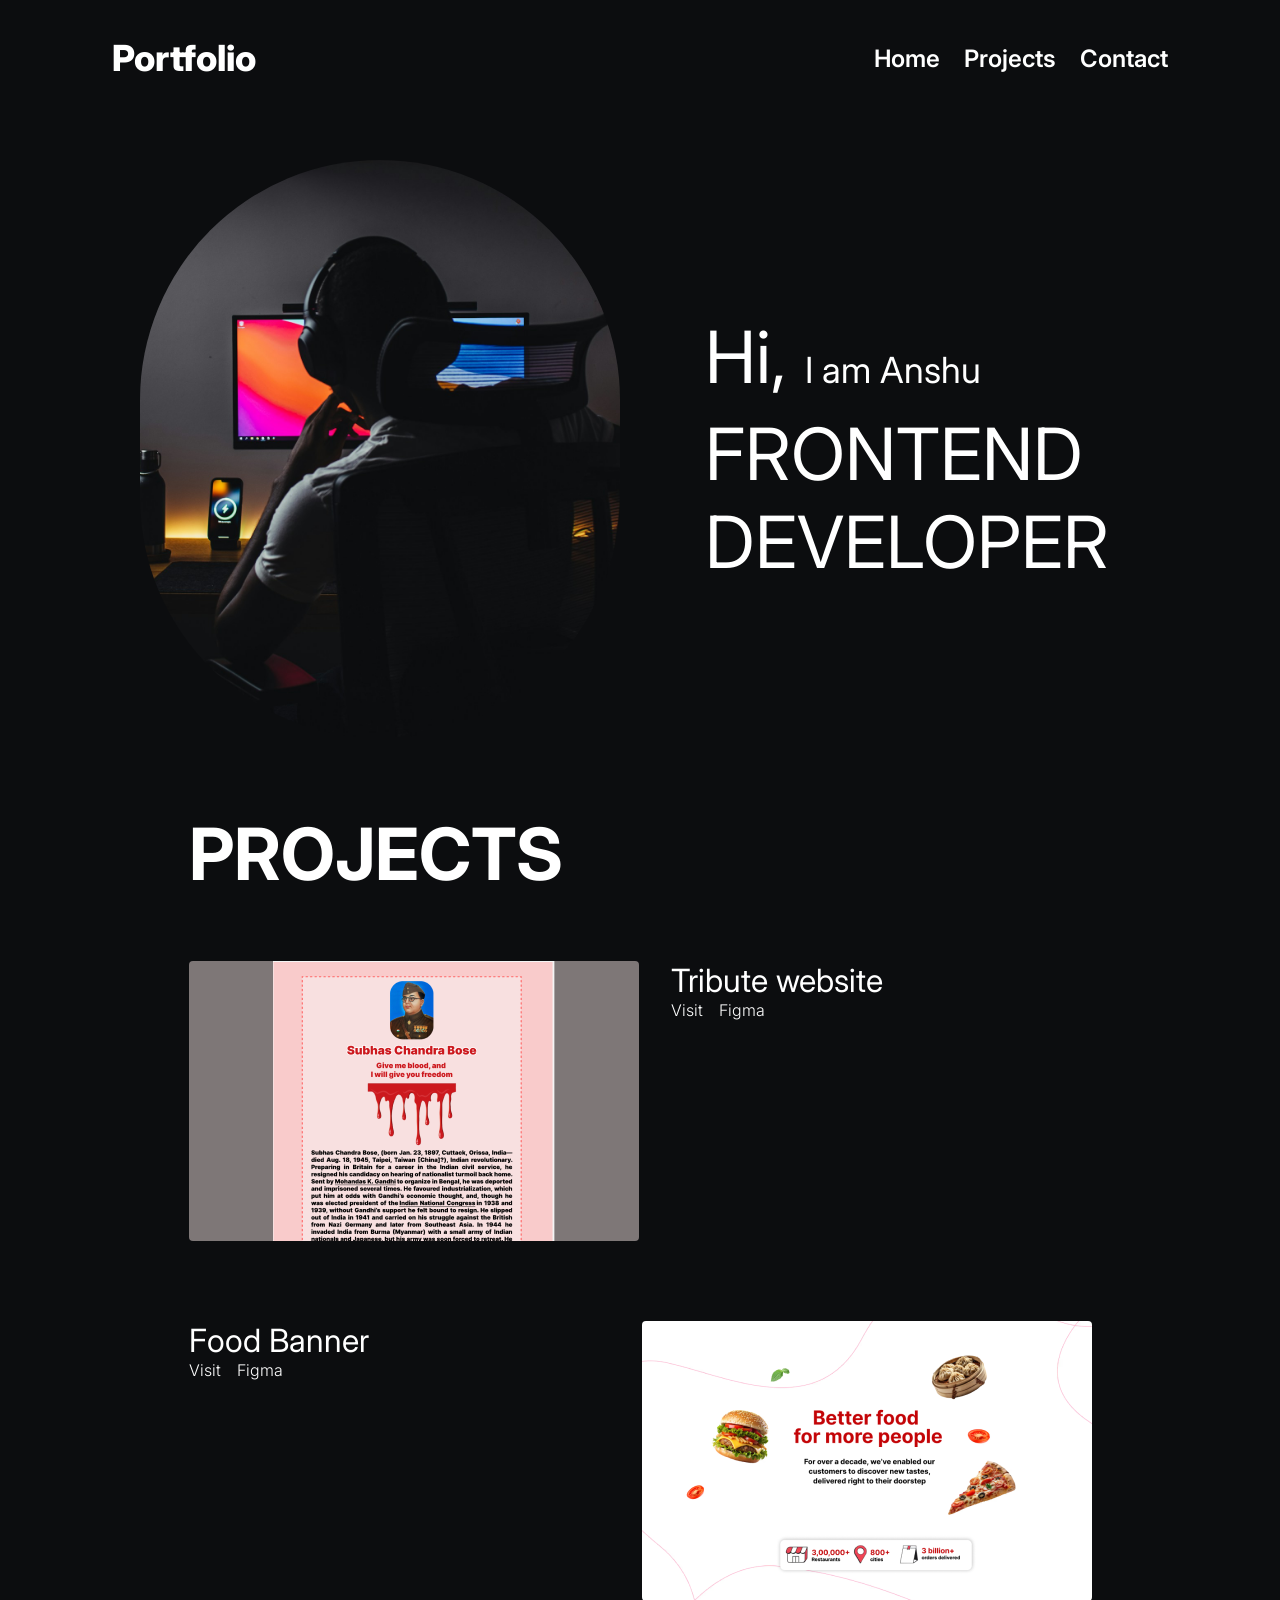
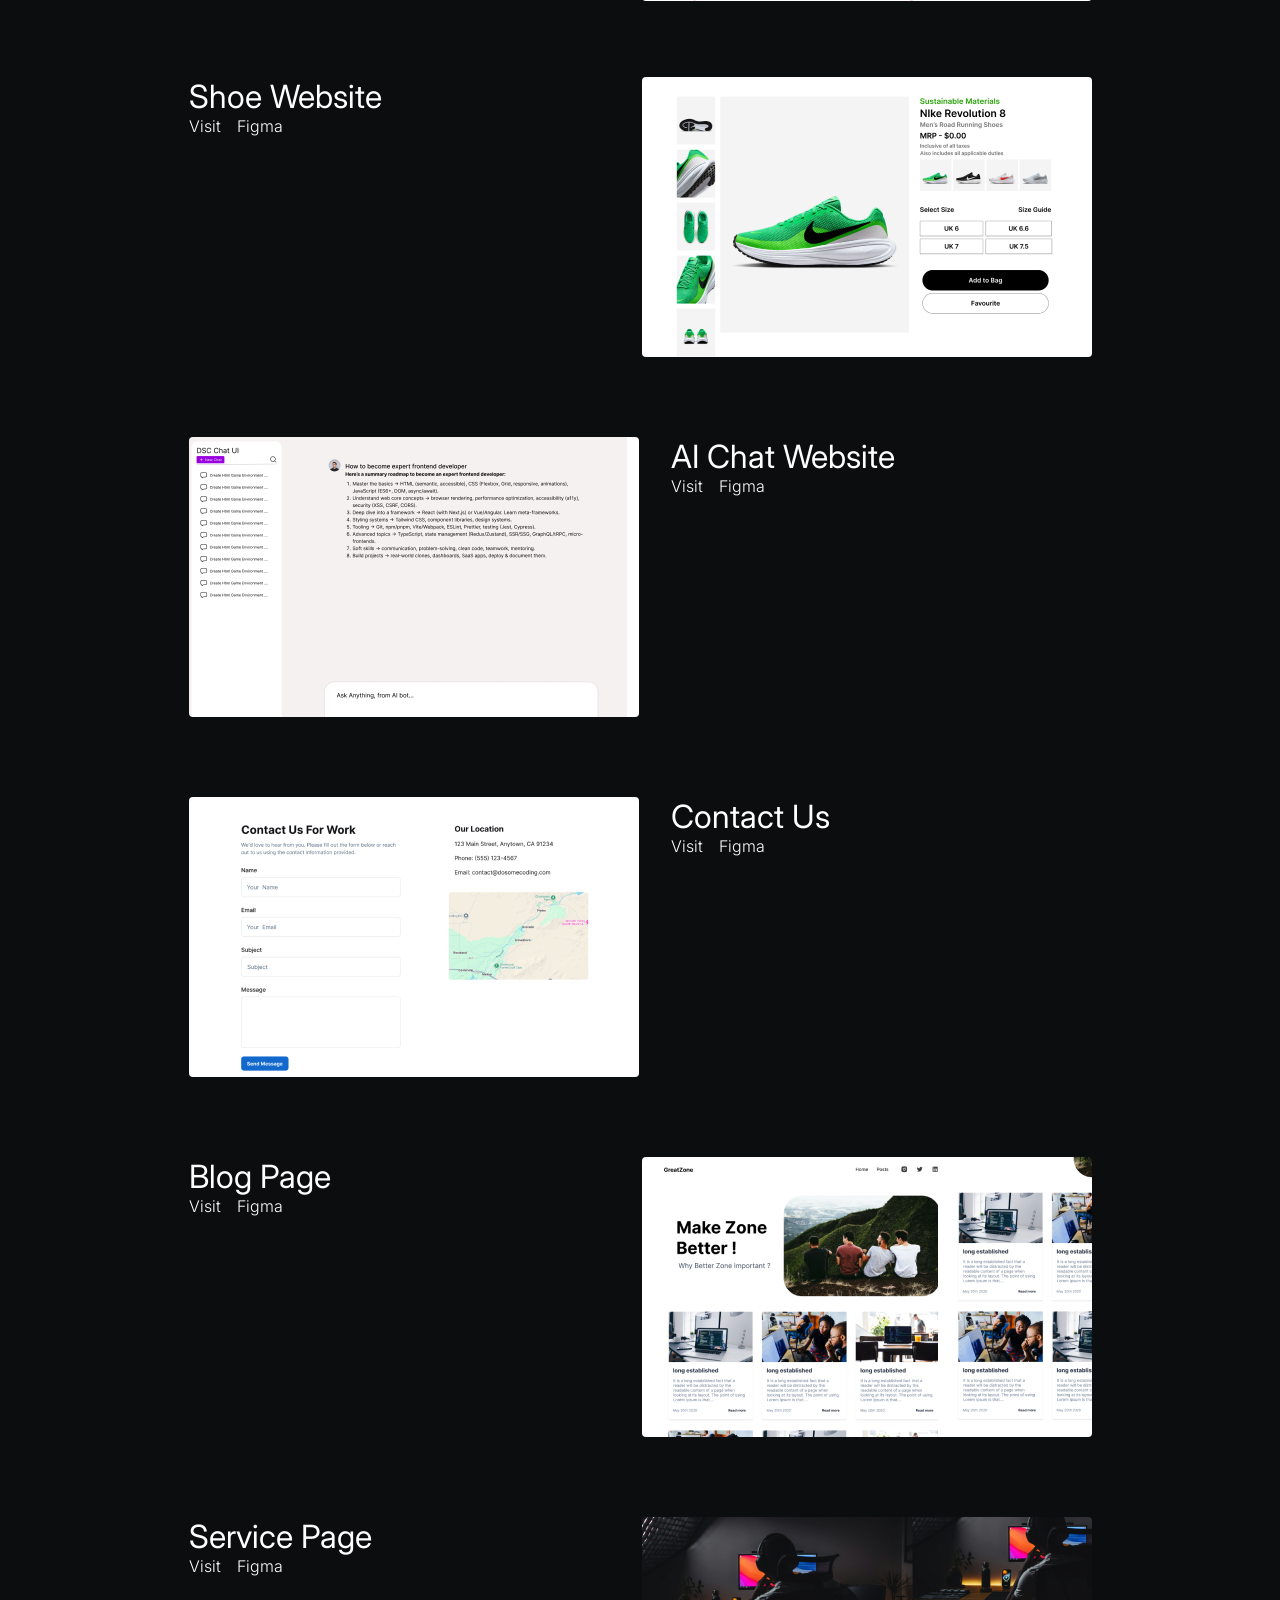
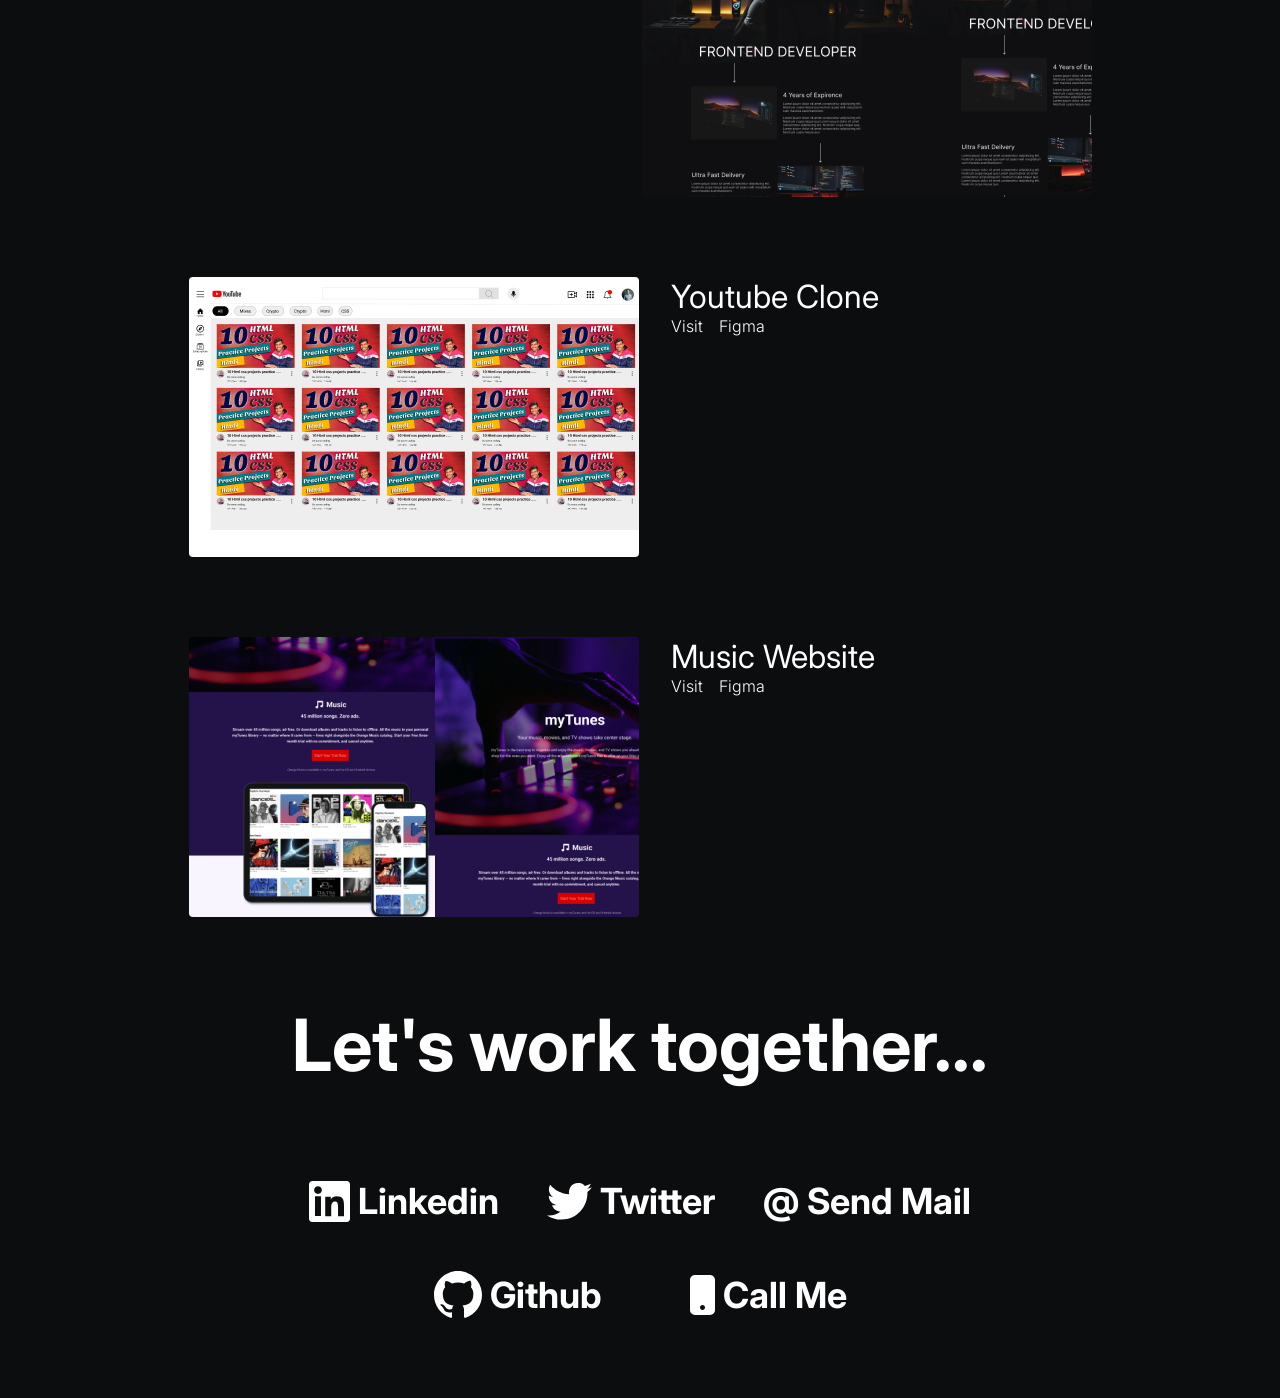
<file: index.html>
<!DOCTYPE html>
<html lang="en">
  <head>
    <meta charset="UTF-8" />
    <meta name="viewport" content="width=device-width, initial-scale=1.0" />
    <title>Portfolio - Anshu</title>
    <link rel="stylesheet" href="./project-10/styles.css" />
  </head>
  <body>
    <!-- Header -->
    <header>
      <h2 class="logo">Portfolio</h2>
      <nav>
        <a href="#home">Home</a>
        <a href="#projects">Projects</a>
        <a href="#contact">Contact</a>
      </nav>
    </header>

    <!-- Hero Section -->
    <section class="hero" id="home">
      <img src="./project-10/images/profile.png" alt="Profile Picture" />
      <div class="hero-content">
        <p>Hi, <span> I am Anshu </span></p>
        <h1>FRONTEND DEVELOPER</h1>
      </div>
    </section>

    <!-- Projects Section -->
    <section class="projects" id="projects">
      <h2>PROJECTS</h2>
      <section class="projects-grid">
        <!-- Project 1 -->
        <div class="project-card">
          <div class="project-image">
            <img src="./project-10/images/project1.png" alt="Tribute Website" />
          </div>
          <div class="project-info">
            <h3>Tribute website</h3>
            <div class="project-links">
              <a href="../project-1/index.html">Visit</a>
              <a
                target="_blank"
                href="https://www.figma.com/design/46fdzIjBj4tLm7VApnxHYW/HTML-CSS-PROJECT-2026?node-id=1-11&t=cmlTGKmTnLRPppRa-4"
                >Figma</a
              >
            </div>
          </div>
        </div>

        <!-- Project 2 -->
        <div class="project-card reverse">
          <img src="./project-10/images/project2.png" alt="Food Banner" />
          <div class="project-info">
            <h3>Food Banner</h3>
            <div class="project-links">
              <a href="../project-2/index.html">Visit</a>
              <a
                target="_blank"
                href="https://www.figma.com/design/46fdzIjBj4tLm7VApnxHYW/HTML-CSS-PROJECT-2026?node-id=19-116&t=cmlTGKmTnLRPppRa-4"
                >Figma</a
              >
            </div>
          </div>
        </div>

        <!-- Project 3 -->
        <div class="project-card reverse">
          <div class="project-image">
            <img src="./project-10/images/project3.png" alt="Shoe Website" />
          </div>
          <div class="project-info">
            <h3>Shoe Website</h3>
            <div class="project-links">
              <a href="../project-3/index.html">Visit</a>
              <a
                target="_blank"
                href="https://www.figma.com/design/46fdzIjBj4tLm7VApnxHYW/HTML-CSS-PROJECT-2026?node-id=3-95&t=cmlTGKmTnLRPppRa-4"
                >Figma</a
              >
            </div>
          </div>
        </div>

        <!-- Project 4 -->
        <div class="project-card">
          <div class="project-image">
            <img src="./project-10/images/project4.png" alt="AI Chat Website" />
          </div>
          <div class="project-info">
            <h3>AI Chat Website</h3>
            <div class="project-links">
              <a href="../project-4/index.html">Visit</a>
              <a
                target="_blank"
                href="https://www.figma.com/design/46fdzIjBj4tLm7VApnxHYW/HTML-CSS-PROJECT-2026?node-id=7-4&t=cmlTGKmTnLRPppRa-4"
                >Figma</a
              >
            </div>
          </div>
        </div>

        <!-- Project 5 -->
        <div class="project-card">
          <div class="project-image">
            <img src="./project-10/images/project5.png" alt="Contact Us" />
          </div>
          <div class="project-info">
            <h3>Contact Us</h3>
            <div class="project-links">
              <a href="../project-5/index.html">Visit</a>
              <a
                target="_blank"
                href="https://www.figma.com/design/46fdzIjBj4tLm7VApnxHYW/HTML-CSS-PROJECT-2026?node-id=28-128&t=cmlTGKmTnLRPppRa-4"
                >Figma</a
              >
            </div>
          </div>
        </div>

        <!-- Project 6 -->
        <div class="project-card reverse">
          <div class="project-image">
            <img src="./project-10/images/project6.png" alt="Blog Page" />
          </div>
          <div class="project-info">
            <h3>Blog Page</h3>
            <div class="project-links">
              <a href="../project-6/index.html">Visit</a>
              <a
                target="_blank"
                href="https://www.figma.com/design/46fdzIjBj4tLm7VApnxHYW/HTML-CSS-PROJECT-2026?node-id=36-25&t=cmlTGKmTnLRPppRa-4"
                >Figma</a
              >
            </div>
          </div>
        </div>

        <!-- Project 7 -->
        <div class="project-card reverse">
          <div class="project-image">
            <img src="./project-10/images/project7.png" alt="Service Page" />
          </div>
          <div class="project-info">
            <h3>Service Page</h3>
            <div class="project-links">
              <a href="../project-7/index.html">Visit</a>
              <a
                target="_blank"
                href="https://www.figma.com/design/46fdzIjBj4tLm7VApnxHYW/HTML-CSS-PROJECT-2026?node-id=28-255&t=cmlTGKmTnLRPppRa-4"
                >Figma</a
              >
            </div>
          </div>
        </div>

        <!-- Project 8 -->
        <div class="project-card">
          <div class="project-image">
            <img src="./project-10/images/project8.png" alt="Youtube Clone" />
          </div>
          <div class="project-info">
            <h3>Youtube Clone</h3>
            <div class="project-links">
              <a href="../project-8/index.html">Visit</a>
              <a
                target="_blank"
                href="https://www.figma.com/design/46fdzIjBj4tLm7VApnxHYW/HTML-CSS-PROJECT-2026?node-id=43-17&t=cmlTGKmTnLRPppRa-4"
                >Figma</a
              >
            </div>
          </div>
        </div>

        <!-- Project 9 -->
        <div class="project-card">
          <div class="project-image">
            <img src="./project-10/images/project9.png" alt="Music Website" />
          </div>
          <div class="project-info">
            <h3>Music Website</h3>
            <div class="project-links">
              <a href="../project-9/index.html">Visit</a>
              <a
                target="_blank"
                href="https://www.figma.com/design/46fdzIjBj4tLm7VApnxHYW/HTML-CSS-PROJECT-2026?node-id=28-732&t=cmlTGKmTnLRPppRa-4"
                >Figma</a
              >
            </div>
          </div>
        </div>
      </section>
    </section>

    <!-- Contact Section -->
    <section class="contact" id="contact">
      <h2>Let's work together...</h2>
      <div class="contact-links">
        <div class="contact-row">
          <a href="#">
            <img src="./project-10/images/linkedin.svg" alt="LinkedIn" />
            <span>Linkedin</span>
          </a>
          <a href="#">
            <img src="./project-10/images/twitter.svg" alt="Twitter" />
            <span>Twitter</span>
          </a>
          <a href="#">
            <span>@ Send Mail</span>
          </a>
        </div>
        <div class="contact-row">
          <a href="#">
            <img src="./project-10/images/github.svg" alt="Github" />
            <span>Github</span>
          </a>
          <a href="#">
            <img src="./project-10/images/phone.svg" alt="Phone" />
            <span>Call Me</span>
          </a>
        </div>
      </div>
    </section>
  </body>
</html>
</file>
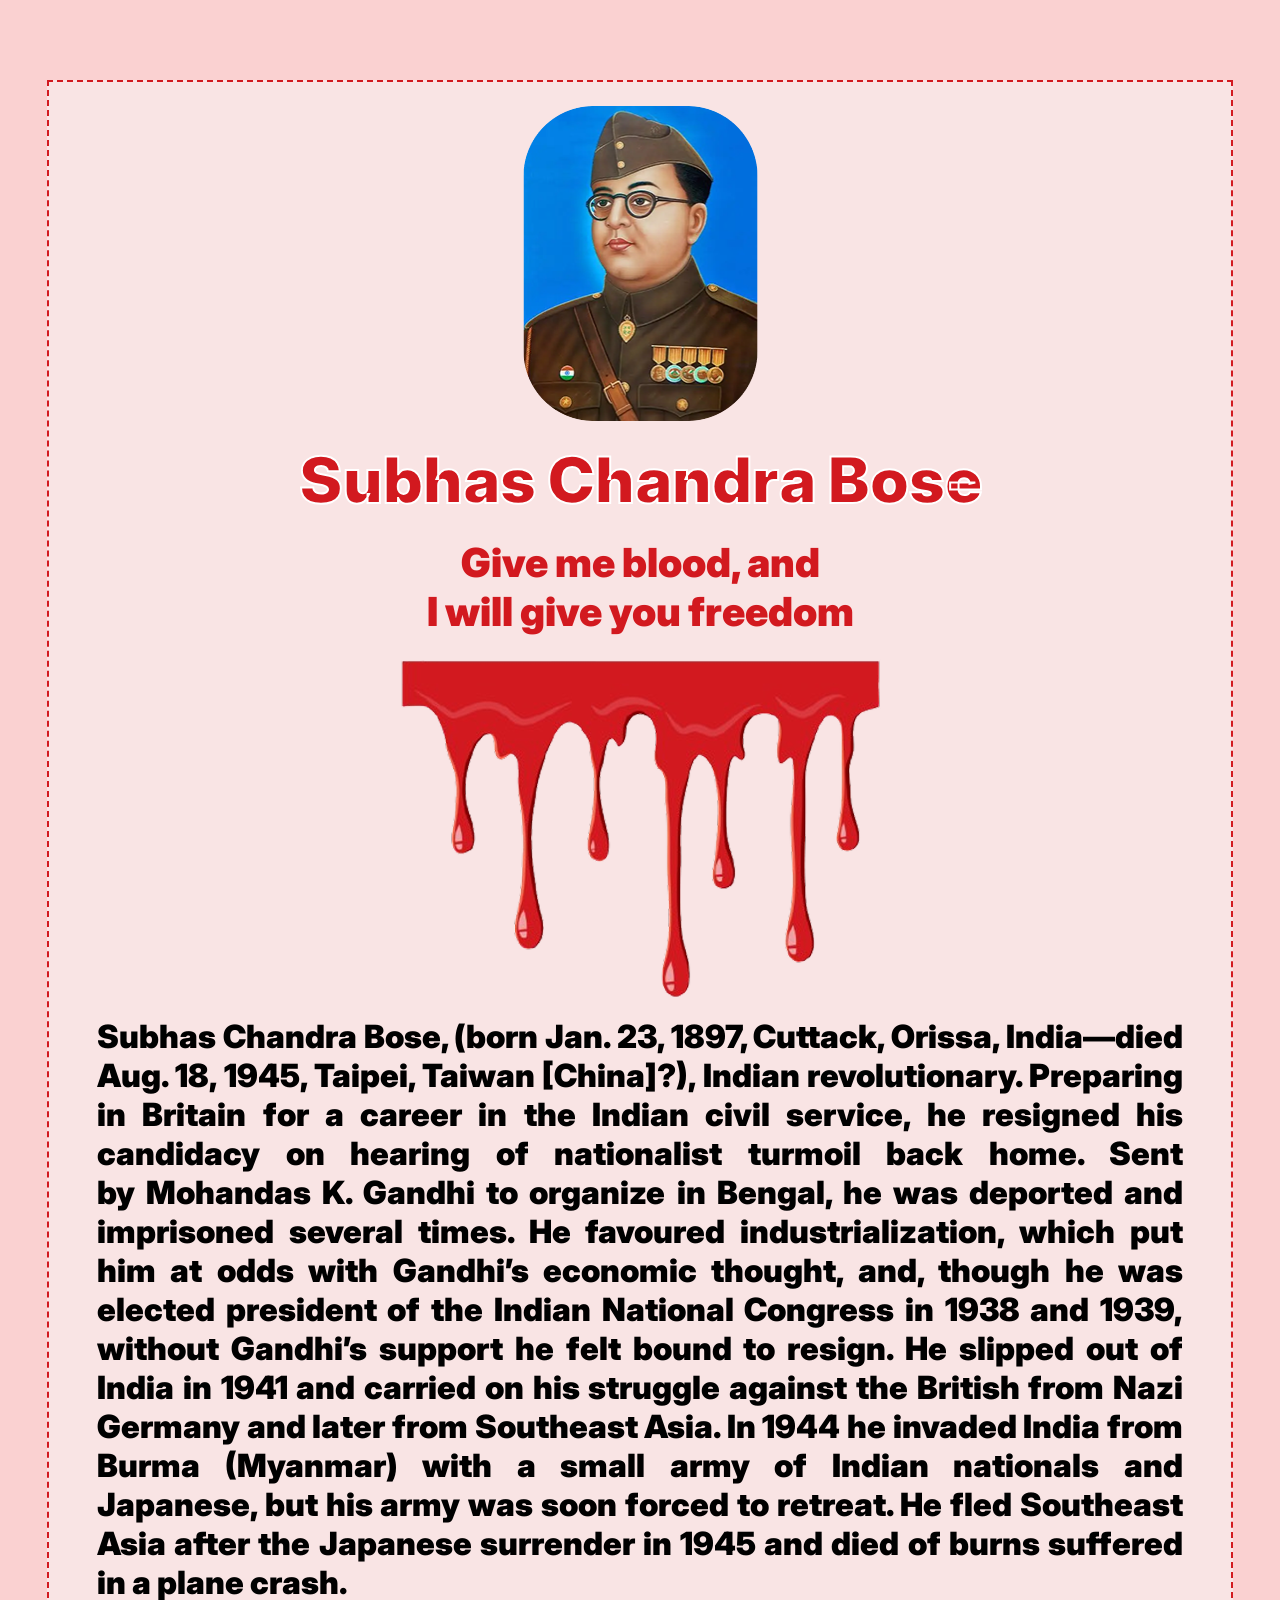
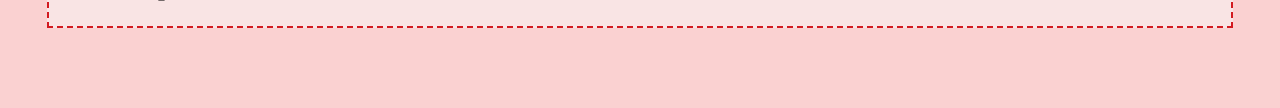
<file: project-1/index.html>
<!DOCTYPE html>
<html lang="en">
  <head>
    <meta charset="UTF-8" />
    <meta name="viewport" content="width=device-width, initial-scale=1.0" />
    <title>Tribute Website</title>
    <link rel="stylesheet" href="./styles.css" />
  </head>
  <body>
    <section>
      <img src="./images/hero.png" alt="Subhas Chandra Bose" class="avatar" />
      <h1>Subhas Chandra Bose</h1>
      <h2>
        Give me blood, and <br />
        I will give you freedom
      </h2>
      <img src="./images/blood_art.png" />
      <p >
        Subhas Chandra Bose, (born Jan. 23, 1897, Cuttack, Orissa, India—died
        Aug. 18, 1945, Taipei, Taiwan [China]?), Indian revolutionary. Preparing
        in Britain for a career in the Indian civil service, he resigned his
        candidacy on hearing of nationalist turmoil back home. Sent by Mohandas
        K. Gandhi to organize in Bengal, he was deported and imprisoned several
        times. He favoured industrialization, which put him at odds with
        Gandhi’s economic thought, and, though he was elected president of
        the Indian National Congress in 1938 and 1939, without Gandhi’s support
        he felt bound to resign. He slipped out of India in 1941 and carried on
        his struggle against the British from Nazi Germany and later from
        Southeast Asia. In 1944 he invaded India from Burma (Myanmar) with a
        small army of Indian nationals and Japanese, but his army was soon
        forced to retreat. He fled Southeast Asia after the Japanese surrender
        in 1945 and died of burns suffered in a plane crash.
      </p>
    </section>
  </body>
</html>
</file>
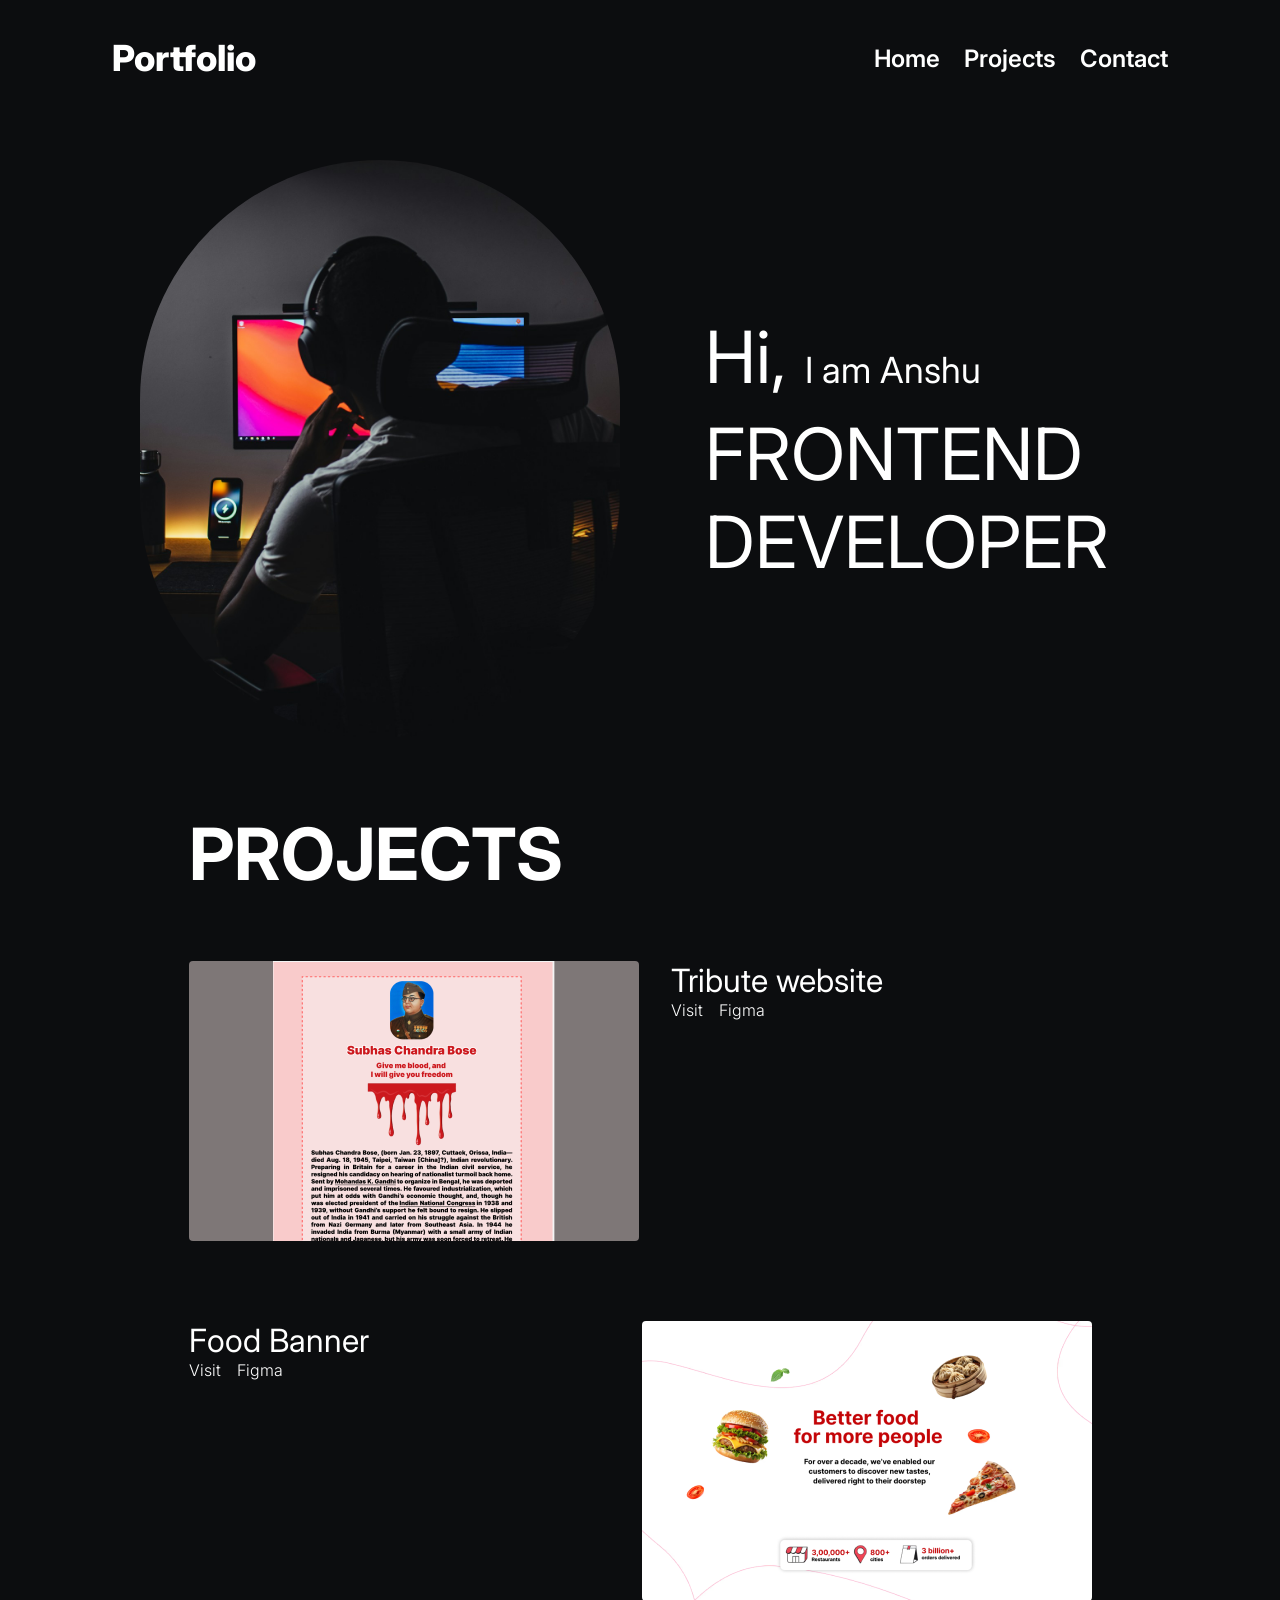
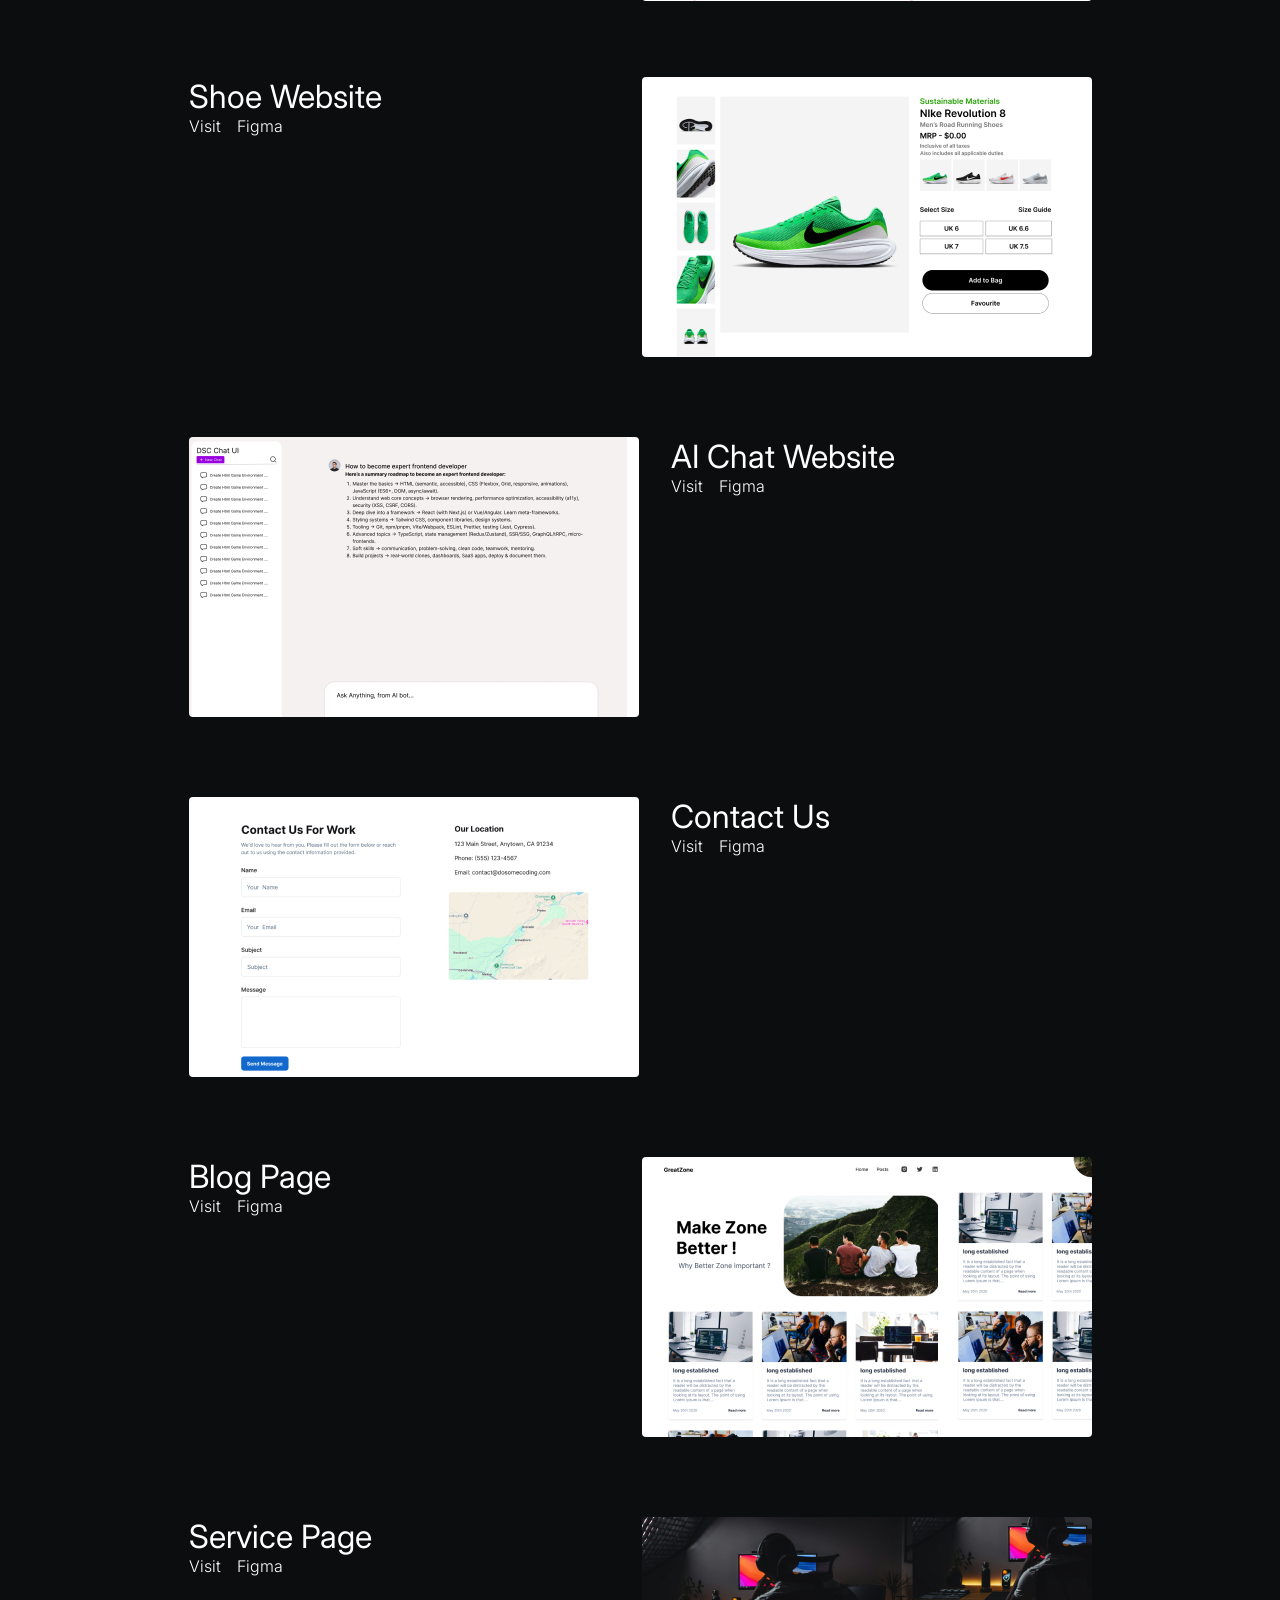
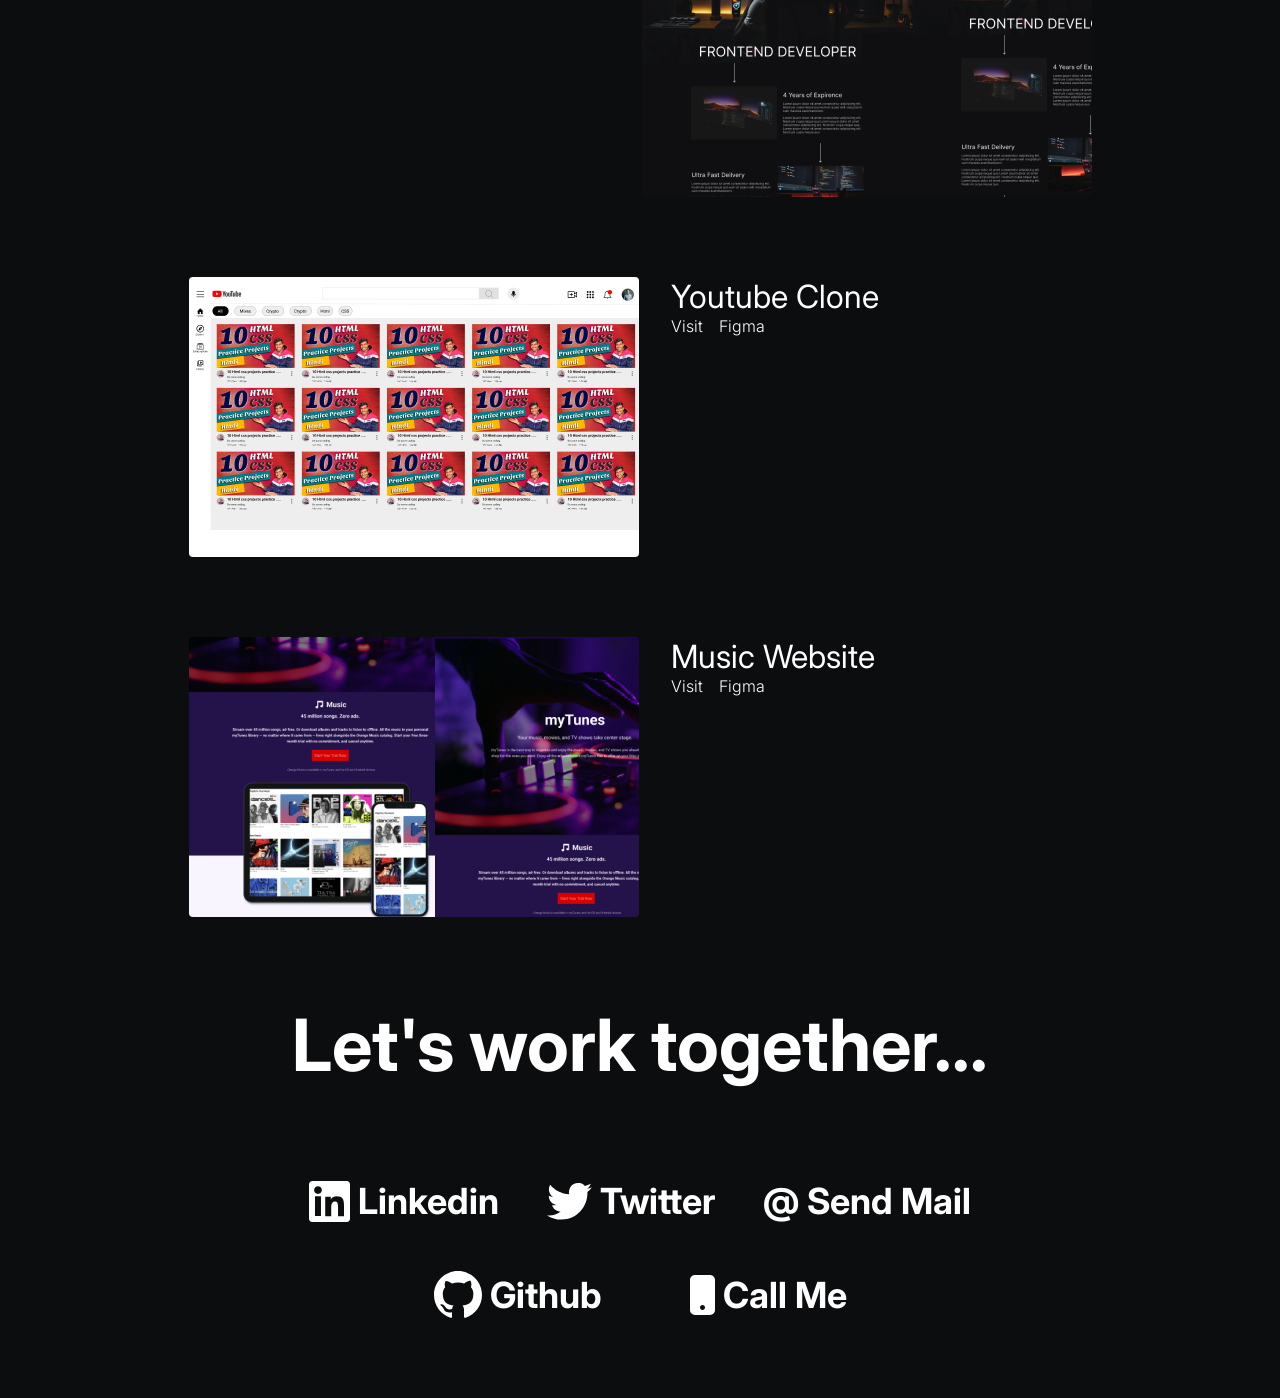
<file: project-10/index.html>
<!DOCTYPE html>
<html lang="en">
  <head>
    <meta charset="UTF-8" />
    <meta name="viewport" content="width=device-width, initial-scale=1.0" />
    <title>Portfolio - Anshu</title>
    <link rel="stylesheet" href="./styles.css" />
  </head>
  <body>
    <!-- Header -->
    <header>
      <h2 class="logo">Portfolio</h2>
      <nav>
        <a href="#home">Home</a>
        <a href="#projects">Projects</a>
        <a href="#contact">Contact</a>
      </nav>
    </header>

    <!-- Hero Section -->
    <section class="hero" id="home">
      <img src="./images/profile.png" alt="Profile Picture" />
      <div class="hero-content">
        <p>Hi, <span> I am Anshu </span></p>
        <h1>FRONTEND DEVELOPER</h1>
      </div>
    </section>

    <!-- Projects Section -->
    <section class="projects" id="projects">
      <h2>PROJECTS</h2>
      <section class="projects-grid">
        <!-- Project 1 -->
        <div class="project-card">
          <div class="project-image">
            <img src="./images/project1.png" alt="Tribute Website" />
          </div>
          <div class="project-info">
            <h3>Tribute website</h3>
            <div class="project-links">
              <a href="../project-1">Visit</a>
              <a
                target="_blank"
                href="https://www.figma.com/design/46fdzIjBj4tLm7VApnxHYW/HTML-CSS-PROJECT-2026?node-id=1-11&t=cmlTGKmTnLRPppRa-4"
                >Figma</a
              >
            </div>
          </div>
        </div>

        <!-- Project 2 -->
        <div class="project-card reverse">
          <img src="./images/project2.png" alt="Food Banner" />
          <div class="project-info">
            <h3>Food Banner</h3>
            <div class="project-links">
              <a href="../project-2">Visit</a>
              <a
                target="_blank"
                href="https://www.figma.com/design/46fdzIjBj4tLm7VApnxHYW/HTML-CSS-PROJECT-2026?node-id=19-116&t=cmlTGKmTnLRPppRa-4"
                >Figma</a
              >
            </div>
          </div>
        </div>

        <!-- Project 3 -->
        <div class="project-card reverse">
          <div class="project-image">
            <img src="./images/project3.png" alt="Shoe Website" />
          </div>
          <div class="project-info">
            <h3>Shoe Website</h3>
            <div class="project-links">
              <a href="../project-3">Visit</a>
              <a
                target="_blank"
                href="https://www.figma.com/design/46fdzIjBj4tLm7VApnxHYW/HTML-CSS-PROJECT-2026?node-id=3-95&t=cmlTGKmTnLRPppRa-4"
                >Figma</a
              >
            </div>
          </div>
        </div>

        <!-- Project 4 -->
        <div class="project-card">
          <div class="project-image">
            <img src="./images/project4.png" alt="AI Chat Website" />
          </div>
          <div class="project-info">
            <h3>AI Chat Website</h3>
            <div class="project-links">
              <a href="../project-4">Visit</a>
              <a
                target="_blank"
                href="https://www.figma.com/design/46fdzIjBj4tLm7VApnxHYW/HTML-CSS-PROJECT-2026?node-id=7-4&t=cmlTGKmTnLRPppRa-4"
                >Figma</a
              >
            </div>
          </div>
        </div>

        <!-- Project 5 -->
        <div class="project-card">
          <div class="project-image">
            <img src="./images/project5.png" alt="Contact Us" />
          </div>
          <div class="project-info">
            <h3>Contact Us</h3>
            <div class="project-links">
              <a href="../project-5">Visit</a>
              <a
                target="_blank"
                href="https://www.figma.com/design/46fdzIjBj4tLm7VApnxHYW/HTML-CSS-PROJECT-2026?node-id=28-128&t=cmlTGKmTnLRPppRa-4"
                >Figma</a
              >
            </div>
          </div>
        </div>

        <!-- Project 6 -->
        <div class="project-card reverse">
          <div class="project-image">
            <img src="./images/project6.png" alt="Blog Page" />
          </div>
          <div class="project-info">
            <h3>Blog Page</h3>
            <div class="project-links">
              <a href="../project-6">Visit</a>
              <a
                target="_blank"
                href="https://www.figma.com/design/46fdzIjBj4tLm7VApnxHYW/HTML-CSS-PROJECT-2026?node-id=36-25&t=cmlTGKmTnLRPppRa-4"
                >Figma</a
              >
            </div>
          </div>
        </div>

        <!-- Project 7 -->
        <div class="project-card reverse">
          <div class="project-image">
            <img src="./images/project7.png" alt="Service Page" />
          </div>
          <div class="project-info">
            <h3>Service Page</h3>
            <div class="project-links">
              <a href="../project-7">Visit</a>
              <a
                target="_blank"
                href="https://www.figma.com/design/46fdzIjBj4tLm7VApnxHYW/HTML-CSS-PROJECT-2026?node-id=28-255&t=cmlTGKmTnLRPppRa-4"
                >Figma</a
              >
            </div>
          </div>
        </div>

        <!-- Project 8 -->
        <div class="project-card">
          <div class="project-image">
            <img src="./images/project8.png" alt="Youtube Clone" />
          </div>
          <div class="project-info">
            <h3>Youtube Clone</h3>
            <div class="project-links">
              <a href="../project-8">Visit</a>
              <a
                target="_blank"
                href="https://www.figma.com/design/46fdzIjBj4tLm7VApnxHYW/HTML-CSS-PROJECT-2026?node-id=43-17&t=cmlTGKmTnLRPppRa-4"
                >Figma</a
              >
            </div>
          </div>
        </div>

        <!-- Project 9 -->
        <div class="project-card">
          <div class="project-image">
            <img src="./images/project9.png" alt="Music Website" />
          </div>
          <div class="project-info">
            <h3>Music Website</h3>
            <div class="project-links">
              <a href="../project-9">Visit</a>
              <a
                target="_blank"
                href="https://www.figma.com/design/46fdzIjBj4tLm7VApnxHYW/HTML-CSS-PROJECT-2026?node-id=28-732&t=cmlTGKmTnLRPppRa-4"
                >Figma</a
              >
            </div>
          </div>
        </div>
      </section>
    </section>

    <!-- Contact Section -->
    <section class="contact" id="contact">
      <h2>Let's work together...</h2>
      <div class="contact-links">
        <div class="contact-row">
          <a href="#">
            <img src="./images/linkedin.svg" alt="LinkedIn" />
            <span>Linkedin</span>
          </a>
          <a href="#">
            <img src="./images/twitter.svg" alt="Twitter" />
            <span>Twitter</span>
          </a>
          <a href="#">
            <span>@ Send Mail</span>
          </a>
        </div>
        <div class="contact-row">
          <a href="#">
            <img src="./images/github.svg" alt="Github" />
            <span>Github</span>
          </a>
          <a href="#">
            <img src="./images/phone.svg" alt="Phone" />
            <span>Call Me</span>
          </a>
        </div>
      </div>
    </section>
  </body>
</html>
</file>
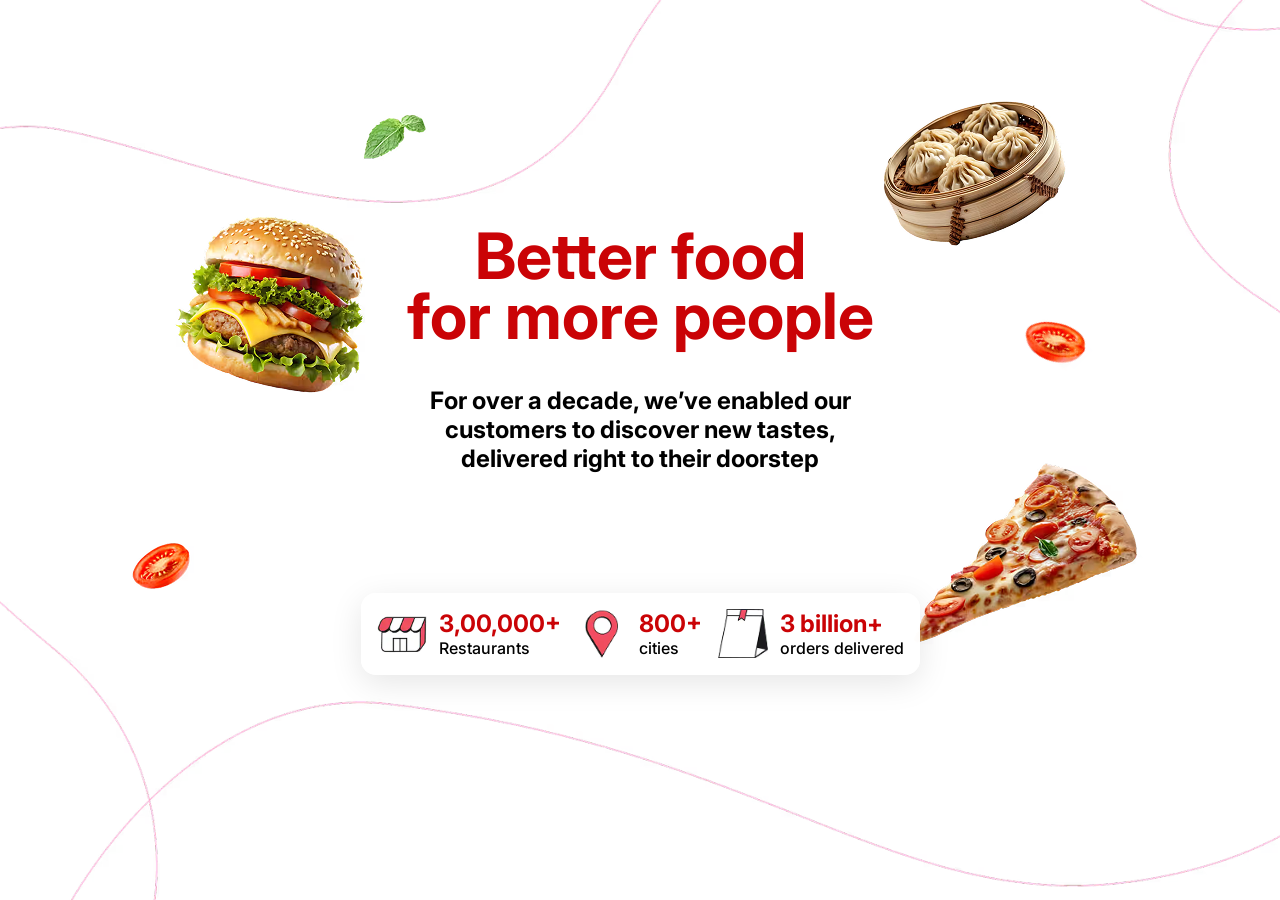
<file: project-2/index.html>
<!DOCTYPE html>
<html lang="en">
  <head>
    <meta charset="UTF-8" />
    <meta name="viewport" content="width=device-width, initial-scale=1.0" />
    <title>Food Banner</title>
    <link rel="stylesheet" href="./styles.css" />
  </head>
  <body>
    <main>
      <div class="image_container">
        <img src="./images/bg_image.png" alt="Bg Image" />
      </div>
      <div class="content">
        <img src="./images/burger.png" class="burger" />
        <img src="./images/tomato.png" class="tomato-1" />
        <img src="./images/tomato.png" class="tomato-2" />
        <img src="./images/pizza.png" class="pizza" />
        <img src="./images/momo.png" class="momo" />
        <img src="./images/leaf.png" class="leaf" />

        <div class="center-content">
          <section class="text-content">
            <h1>
              Better food <br />
              for more people
            </h1>
            <p>
              For over a decade, we’ve enabled our customers to discover new
              tastes, delivered right to their doorstep
            </p>
          </section>
          <section class="info-section">
            <div class="info-item">
              <img
                src="./images/house.png"
                alt="Restaurant icon"
                class="info-icon"
              />
              <div class="info-text">
                <span class="info-number">3,00,000+</span>
                <span class="info-label">Restaurants</span>
              </div>
            </div>
            <div class="info-item">
              <img
                src="./images/location.png"
                alt="Location icon"
                class="info-icon"
              />
              <div class="info-text">
                <span class="info-number">800+</span>
                <span class="info-label">cities</span>
              </div>
            </div>
            <div class="info-item">
              <img
                src="./images/banner.png"
                alt="Orders icon"
                class="info-icon"
              />
              <div class="info-text">
                <span class="info-number">3 billion+</span>
                <span class="info-label">orders delivered</span>
              </div>
            </div>
          </section>
        </div>
      </div>
    </main>
  </body>
</html>
</file>
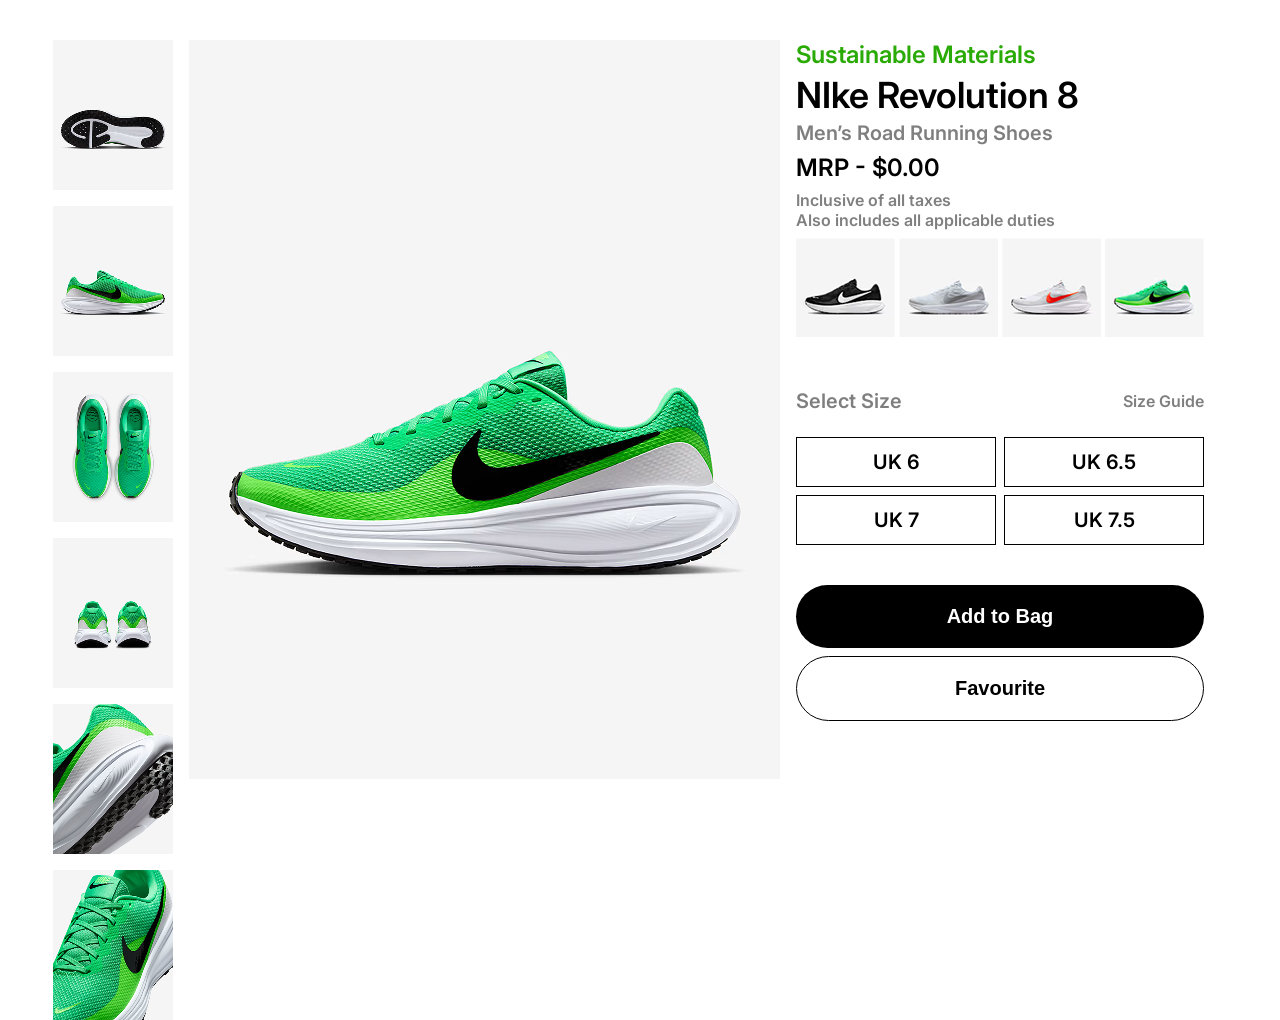
<file: project-3/index.html>
<!DOCTYPE html>
<html lang="en">
  <head>
    <meta charset="UTF-8" />
    <meta name="viewport" content="width=device-width, initial-scale=1.0" />
    <title>Shoe Website</title>
    <link rel="stylesheet" href="./styles.css" />
  </head>
  <body>
    <main>
      <section class="images_section">
        <aside>
          <img src="./images/side_image1.png" alt="Side Image 1" />
          <img src="./images/side_image2.png" alt="Side Image 2" />
          <img src="./images/side_image3.png" alt="Side Image 3" />
          <img src="./images/side_image4.png" alt="Side Image 4" />
          <img src="./images/side_image5.png" alt="Side Image 5" />
          <img src="./images/side_image6.png" alt="Side Image 6" />
        </aside>

        <section class="image_container">
          <img src="./images/center_image.png" alt="Side Image 1" />
        </section>
      </section>
      <section class="content">
        <div class="content_header">
          <p class="green-text">Sustainable Materials</p>
          <h1>NIke Revolution 8</h1>
          <h4>Men’s Road Running Shoes</h4>
        </div>
        <section class="price_section">
          <h2>MRP - $0.00</h2>
          <div>
            <p>Inclusive of all taxes</p>
            <p>Also includes all applicable duties</p>
          </div>
        </section>
        <section class="variants_section">
          <img src="./images/variant1.png" alt="Variant 1" />
          <img src="./images/variant2.png" alt="Variant 2" />
          <img src="./images/variant3.png" alt="Variant 3" />
          <img src="./images/variant4.png" alt="Variant 4" />
        </section>
        <section class="size_section">
          <div class="size_header">
            <h4>Select Size</h4>
            <p>Size Guide</p>
          </div>
          <div class="sizes">
            <div class="size">UK 6</div>
            <div class="size">UK 6.5</div>
            <div class="size">UK 7</div>
            <div class="size">UK 7.5</div>
          </div>
        </section>
        <div class="button_container">
          <button class="add_to_bag">Add to Bag</button>
          <button class="wishlist">Favourite</button>
        </div>
      </section>
    </main>
  </body>
</html>
</file>
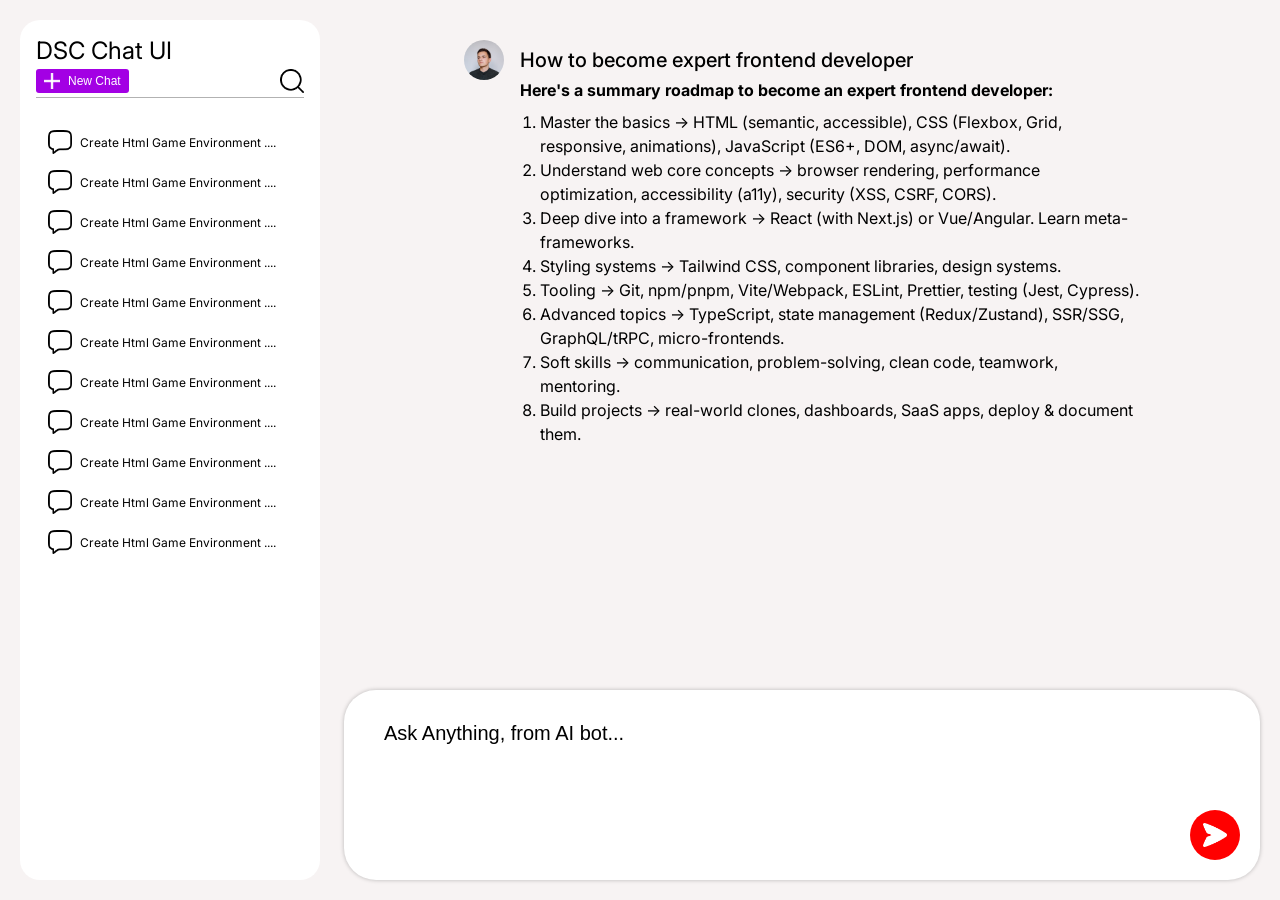
<file: project-4/index.html>
<!DOCTYPE html>
<html lang="en">
  <head>
    <meta charset="UTF-8" />
    <meta name="viewport" content="width=device-width, initial-scale=1.0" />
    <title>DSC Chat UI</title>
    <link rel="stylesheet" href="./styles.css" />
  </head>
  <body>
    <main>
      <aside class="sidebar">
        <h1>DSC Chat UI</h1>
        <div class="sidebar-top">
          <button class="new-chat-btn">
            <img src="./images/plus-icon.png" alt="Plus Icon" />
            <span>New Chat</span>
          </button>
          <img
            src="./images/search-icon.png"
            alt="Search Icon"
            class="search-icon"
          />
        </div>
        <hr />

        <div class="chat-history">
          <div class="chat-item">
            <img src="./images/message-icon.png" alt="Message Icon" />
            <span>Create Html Game Environment ....</span>
          </div>
          <div class="chat-item">
            <img src="./images/message-icon.png" alt="Message Icon" />
            <span>Create Html Game Environment ....</span>
          </div>
          <div class="chat-item">
            <img src="./images/message-icon.png" alt="Message Icon" />
            <span>Create Html Game Environment ....</span>
          </div>
          <div class="chat-item">
            <img src="./images/message-icon.png" alt="Message Icon" />
            <span>Create Html Game Environment ....</span>
          </div>
          <div class="chat-item">
            <img src="./images/message-icon.png" alt="Message Icon" />
            <span>Create Html Game Environment ....</span>
          </div>
          <div class="chat-item">
            <img src="./images/message-icon.png" alt="Message Icon" />
            <span>Create Html Game Environment ....</span>
          </div>
          <div class="chat-item">
            <img src="./images/message-icon.png" alt="Message Icon" />
            <span>Create Html Game Environment ....</span>
          </div>
          <div class="chat-item">
            <img src="./images/message-icon.png" alt="Message Icon" />
            <span>Create Html Game Environment ....</span>
          </div>
          <div class="chat-item">
            <img src="./images/message-icon.png" alt="Message Icon" />
            <span>Create Html Game Environment ....</span>
          </div>
          <div class="chat-item">
            <img src="./images/message-icon.png" alt="Message Icon" />
            <span>Create Html Game Environment ....</span>
          </div>
          <div class="chat-item">
            <img src="./images/message-icon.png" alt="Message Icon" />
            <span>Create Html Game Environment ....</span>
          </div>
        </div>
      </aside>

      <section class="chat-container">
        <div class="messages">
          <div class="user-message">
            <img src="./images/avatar.png" alt="Avatar" />
            <p>How to become expert frontend developer</p>
          </div>

          <div class="ai-message">
            <p>
              Here's a summary roadmap to become an expert frontend developer:
            </p>
            <ol>
              <li>
                Master the basics → HTML (semantic, accessible), CSS (Flexbox,
                Grid, responsive, animations), JavaScript (ES6+, DOM,
                async/await).
              </li>
              <li>
                Understand web core concepts → browser rendering, performance
                optimization, accessibility (a11y), security (XSS, CSRF, CORS).
              </li>
              <li>
                Deep dive into a framework → React (with Next.js) or
                Vue/Angular. Learn meta-frameworks.
              </li>
              <li>
                Styling systems → Tailwind CSS, component libraries, design
                systems.
              </li>
              <li>
                Tooling → Git, npm/pnpm, Vite/Webpack, ESLint, Prettier, testing
                (Jest, Cypress).
              </li>
              <li>
                Advanced topics → TypeScript, state management (Redux/Zustand),
                SSR/SSG, GraphQL/tRPC, micro-frontends.
              </li>
              <li>
                Soft skills → communication, problem-solving, clean code,
                teamwork, mentoring.
              </li>
              <li>
                Build projects → real-world clones, dashboards, SaaS apps,
                deploy & document them.
              </li>
            </ol>
          </div>
        </div>

        <div class="input-container">
          <input type="text" placeholder="Ask Anything, from AI bot..." />
          <button>
            <img src="./images/send-icon.png" alt="Send Icon" />
          </button>
        </div>
      </section>
    </main>
  </body>
</html>
</file>
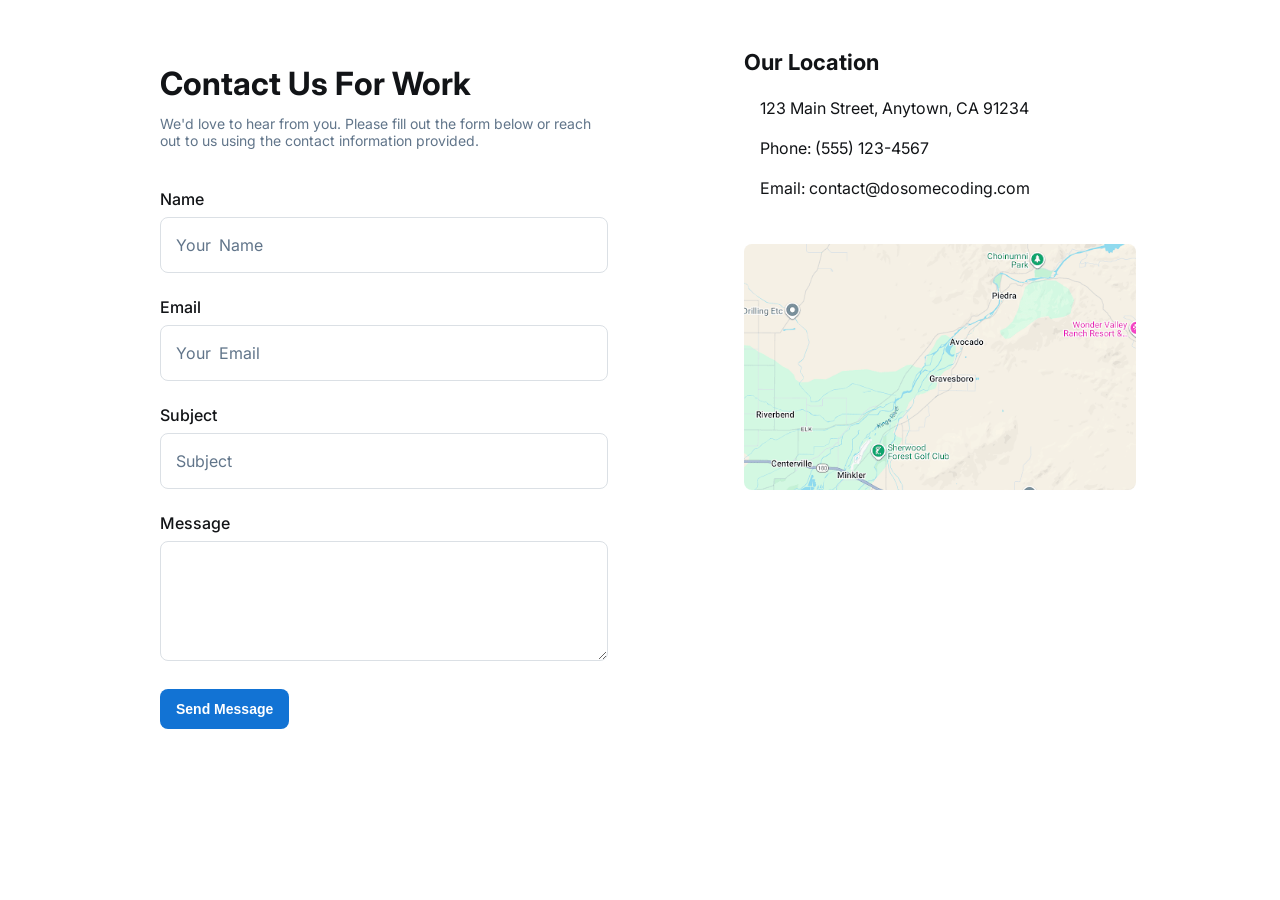
<file: project-5/index.html>
<!DOCTYPE html>
<html lang="en">
  <head>
    <meta charset="UTF-8" />
    <meta name="viewport" content="width=device-width, initial-scale=1.0" />
    <title>Contact Us</title>
    <link rel="stylesheet" href="./styles.css" />
  </head>
  <body>
    <main>
      <section class="contact-form">
        <div class="form-header">
          <h1>Contact Us For Work</h1>
          <p>
            We'd love to hear from you. Please fill out the form below or reach
            out to us using the contact information provided.
          </p>
        </div>

        <form>
          <div class="form-field">
            <label>Name</label>
            <input type="text" placeholder="Your  Name" />
          </div>

          <div class="form-field">
            <label>Email</label>
            <input type="email" placeholder="Your  Email" />
          </div>

          <div class="form-field">
            <label>Subject</label>
            <input type="text" placeholder="Subject" />
          </div>

          <div class="form-field">
            <label>Message</label>
            <textarea></textarea>
          </div>

          <div class="form-submit">
            <button type="submit">Send Message</button>
          </div>
        </form>
      </section>

      <section class="contact-info">
        <div class="info-content">
          <div class="info-section">
            <h2>Our Location</h2>
          </div>

          <div class="info-item">
            <p>123 Main Street, Anytown, CA 91234</p>
          </div>

          <div class="info-item">
            <p>Phone: (555) 123-4567</p>
          </div>

          <div class="info-item">
            <p>Email: contact@dosomecoding.com</p>
          </div>
        </div>

        <div class="map-container">
          <img src="./images/map.png" alt="Location Map" />
        </div>
      </section>
    </main>
  </body>
</html>
</file>
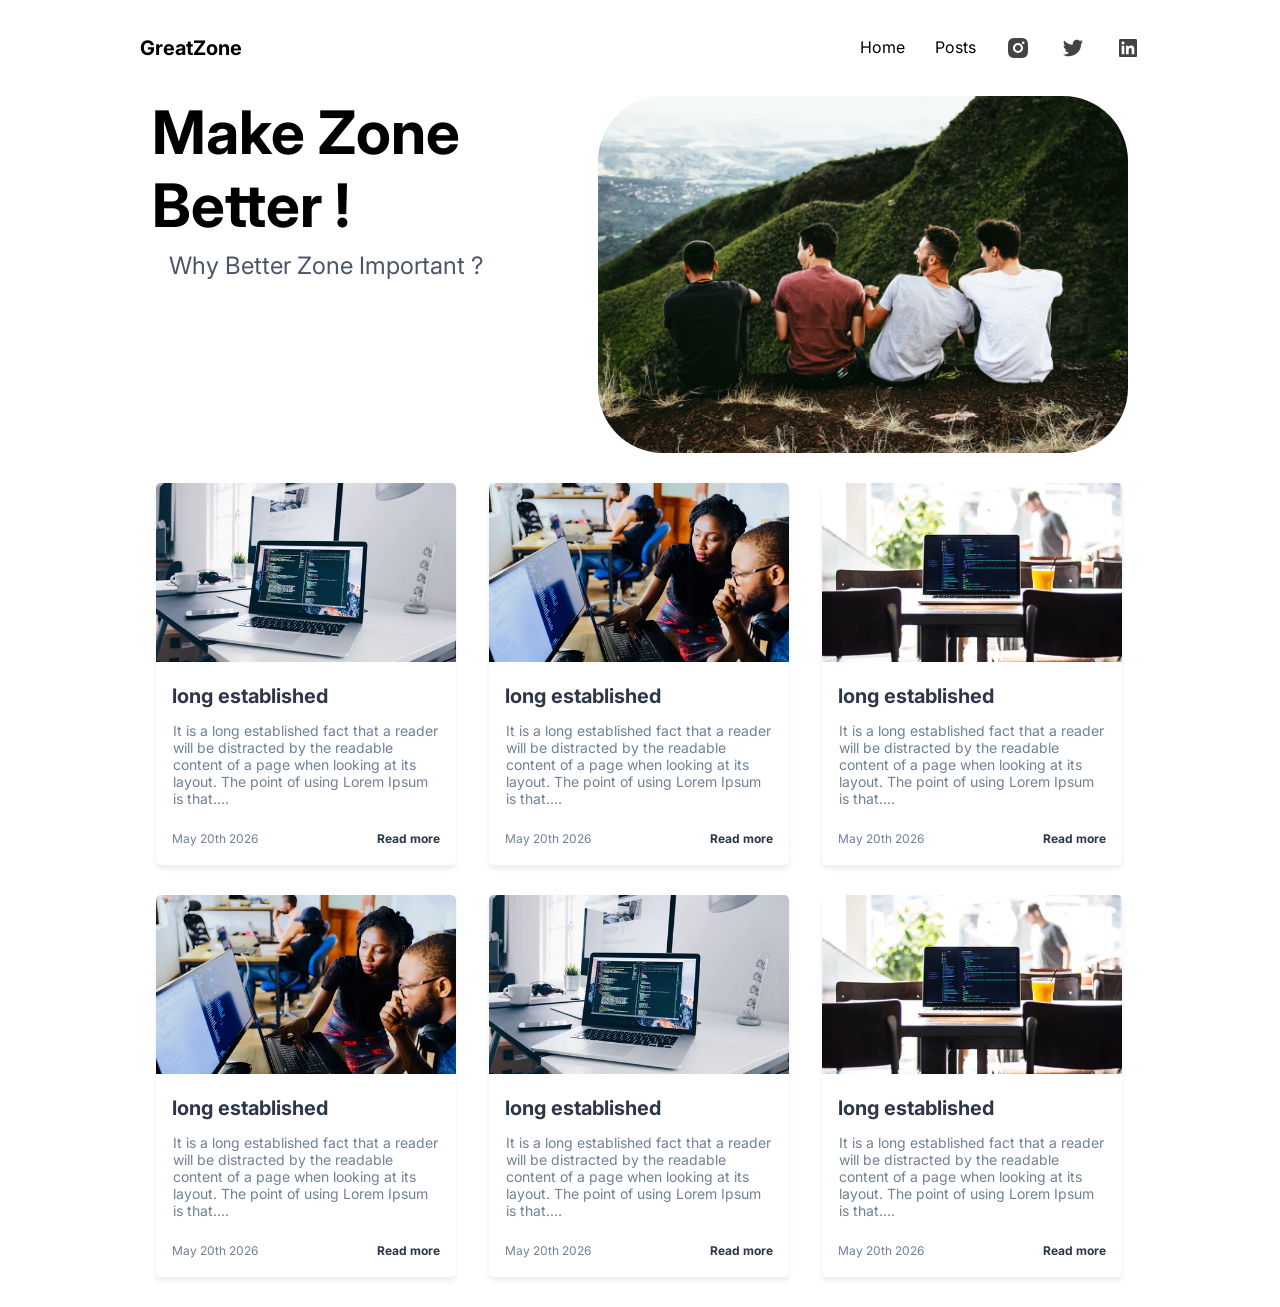
<file: project-6/index.html>
<!DOCTYPE html>
<html lang="en">
  <head>
    <meta charset="UTF-8" />
    <meta name="viewport" content="width=device-width, initial-scale=1.0" />
    <title>GreatZone - Blog</title>
    <link rel="stylesheet" href="./styles.css" />
  </head>
  <body>
    <nav>
      <div class="brand">GreatZone</div>
      <div class="nav-links">
        <a href="#">Home</a>
        <a href="#">Posts</a>
        <div class="social-icons">
          <img src="./images/instagram.svg" alt="Instagram" />
          <img src="./images/twitter.svg" alt="Twitter" />
          <img src="./images/linkedin.svg" alt="LinkedIn" />
        </div>
      </div>
    </nav>

    <section class="hero">
      <div class="hero-text">
        <h1>Make Zone<br />Better !</h1>
        <p>Why Better Zone Important ?</p>
      </div>
      <img src="./images/hero.png" alt="Hero Image" />
    </section>

    <section class="blog-cards">
      <article class="card">
        <img src="./images/card1.png" alt="Blog Post" />
        <h2>long established</h2>
        <p>
          It is a long established fact that a reader will be distracted by the
          readable content of a page when looking at its layout. The point of
          using Lorem Ipsum is that....
        </p>
        <div class="card-footer">
          <span class="date">May 20th 2026</span>
          <span class="read-more">Read more</span>
        </div>
      </article>

      <article class="card">
        <img src="./images/card2.png" alt="Blog Post" />
        <h2>long established</h2>
        <p>
          It is a long established fact that a reader will be distracted by the
          readable content of a page when looking at its layout. The point of
          using Lorem Ipsum is that....
        </p>
        <div class="card-footer">
          <span class="date">May 20th 2026</span>
          <span class="read-more">Read more</span>
        </div>
      </article>

      <article class="card">
        <img src="./images/card3.png" alt="Blog Post" />
        <h2>long established</h2>
        <p>
          It is a long established fact that a reader will be distracted by the
          readable content of a page when looking at its layout. The point of
          using Lorem Ipsum is that....
        </p>
        <div class="card-footer">
          <span class="date">May 20th 2026</span>
          <span class="read-more">Read more</span>
        </div>
      </article>
    </section>

    <section class="blog-cards">
      <article class="card">
        <img src="./images/card2.png" alt="Blog Post" />
        <h2>long established</h2>
        <p>
          It is a long established fact that a reader will be distracted by the
          readable content of a page when looking at its layout. The point of
          using Lorem Ipsum is that....
        </p>
        <div class="card-footer">
          <span class="date">May 20th 2026</span>
          <span class="read-more">Read more</span>
        </div>
      </article>

      <article class="card">
        <img src="./images/card1.png" alt="Blog Post" />
        <h2>long established</h2>
        <p>
          It is a long established fact that a reader will be distracted by the
          readable content of a page when looking at its layout. The point of
          using Lorem Ipsum is that....
        </p>
        <div class="card-footer">
          <span class="date">May 20th 2026</span>
          <span class="read-more">Read more</span>
        </div>
      </article>

      <article class="card">
        <img src="./images/card3.png" alt="Blog Post" />
        <h2>long established</h2>
        <p>
          It is a long established fact that a reader will be distracted by the
          readable content of a page when looking at its layout. The point of
          using Lorem Ipsum is that....
        </p>
        <div class="card-footer">
          <span class="date">May 20th 2026</span>
          <span class="read-more">Read more</span>
        </div>
      </article>
    </section>
  </body>
</html>
</file>
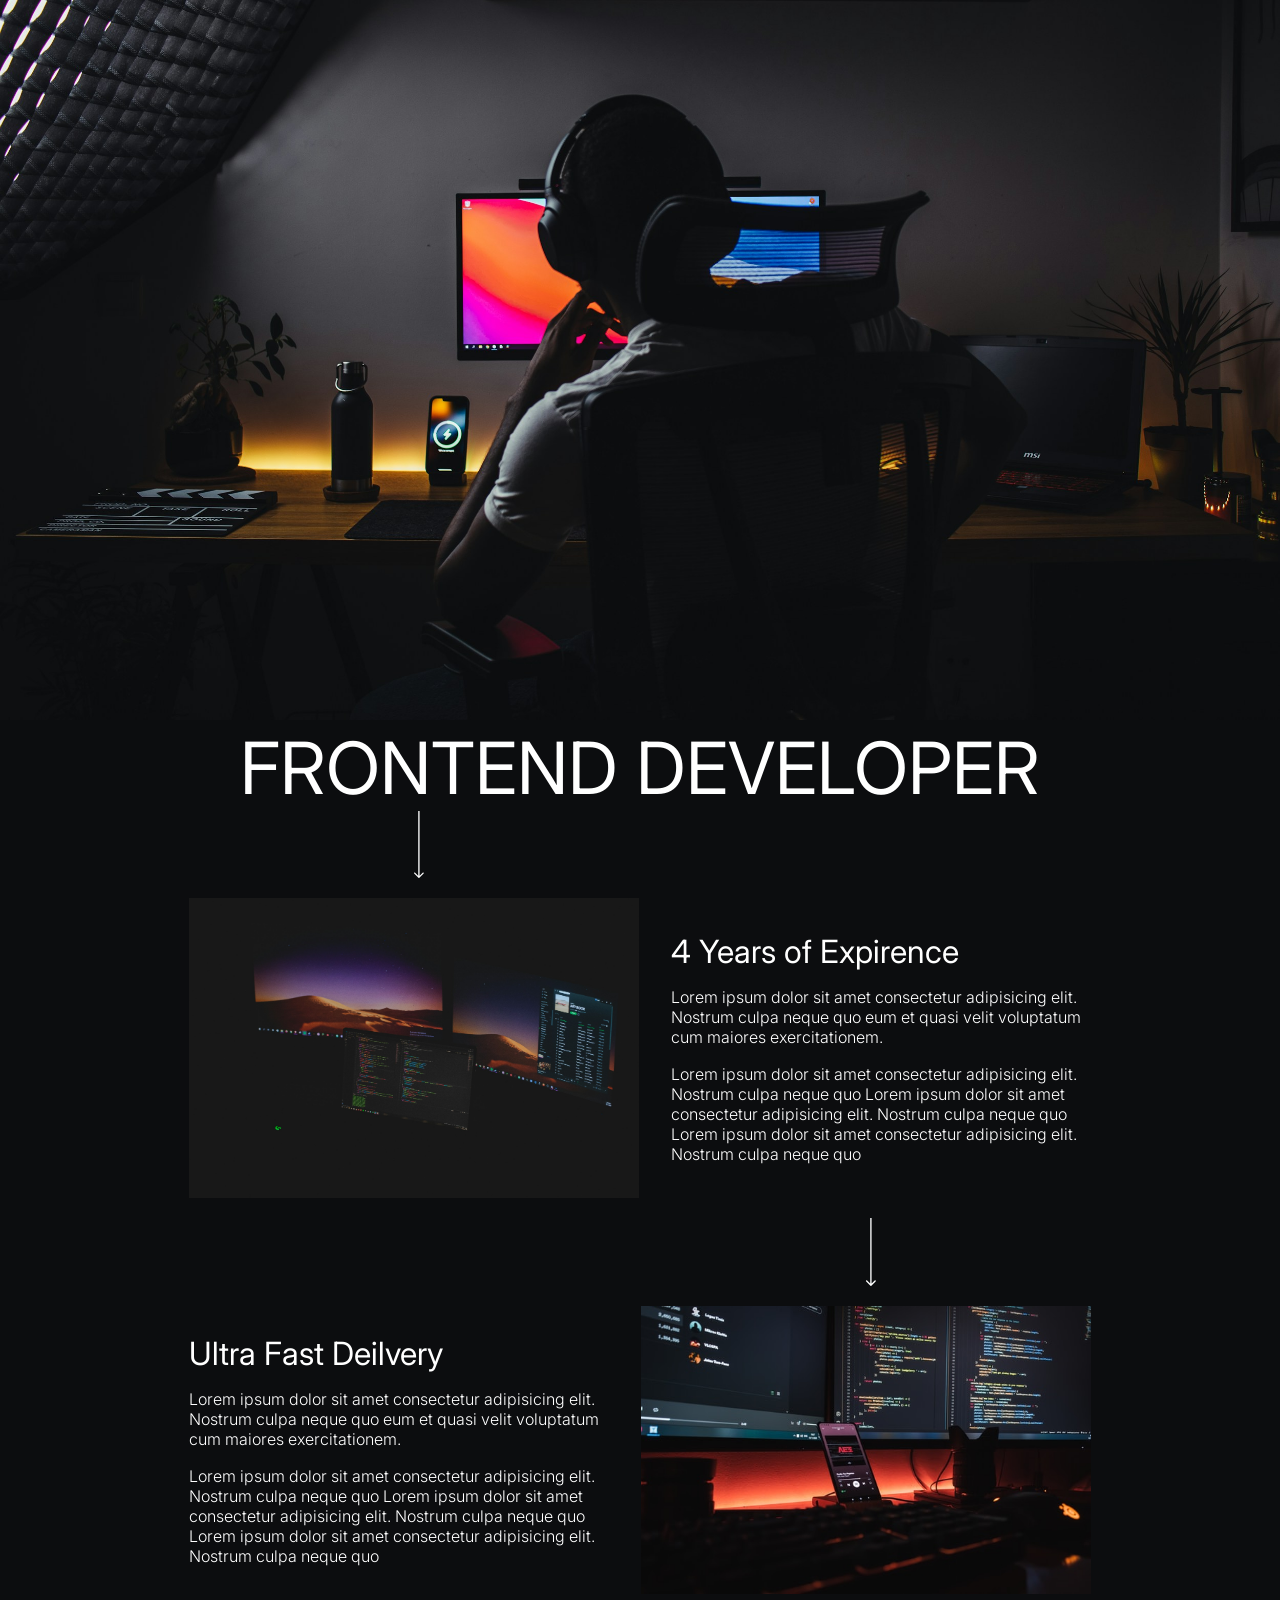
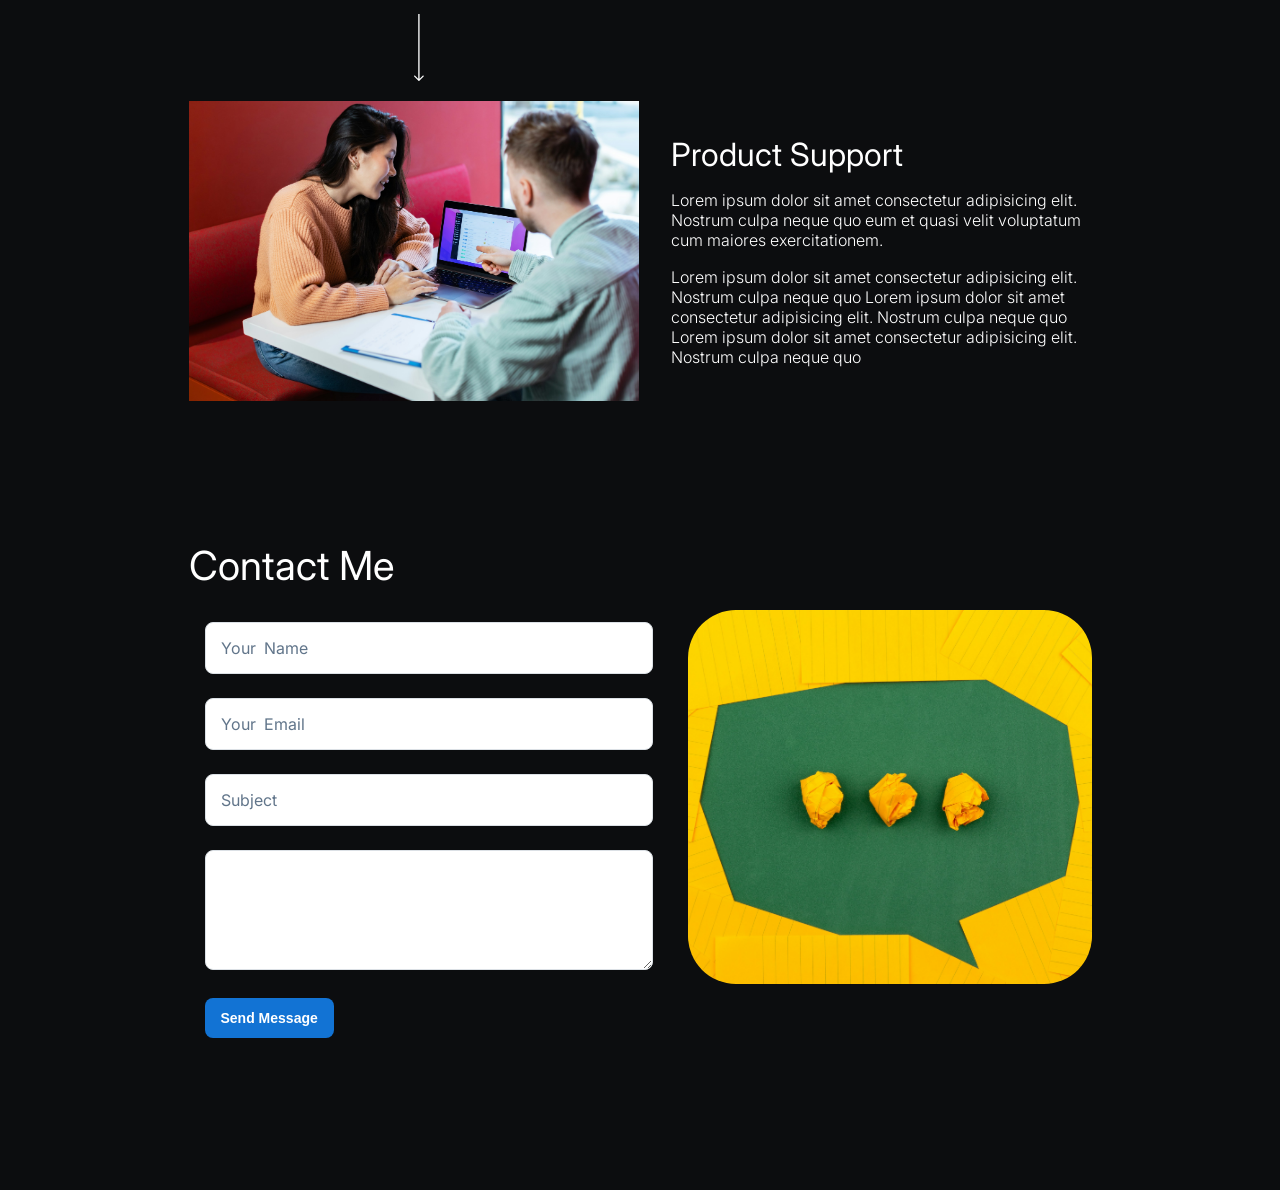
<file: project-7/index.html>
<!DOCTYPE html>
<html lang="en">
  <head>
    <meta charset="UTF-8" />
    <meta name="viewport" content="width=device-width, initial-scale=1.0" />
    <title>Anshu - Portfolio</title>
    <link rel="stylesheet" href="./styles.css" />
  </head>
  <body>
    <main>
      <section class="hero">
        <img src="./images/hero.png" alt="Hero Background" class="hero-bg" />
        <div class="hero-content">
          <h1>FRONTEND DEVELOPER</h1>
        </div>
      </section>
      <div class="container">
        <div class="service-container">
          <img src="./images/arrow.svg" alt="Arrow" class="arrow" />
          <section class="service">
            <img
              src="./images/service1.png"
              alt="Service"
              class="service-img"
            />
            <div class="service-text">
              <h2>4 Years of Expirence</h2>
              <div class="service-description">
                <p>
                  Lorem ipsum dolor sit amet consectetur adipisicing elit.
                  Nostrum culpa neque quo eum et quasi velit voluptatum cum
                  maiores exercitationem.
                </p>
                <p>
                  Lorem ipsum dolor sit amet consectetur adipisicing elit.
                  Nostrum culpa neque quo Lorem ipsum dolor sit amet consectetur
                  adipisicing elit. Nostrum culpa neque quo Lorem ipsum dolor
                  sit amet consectetur adipisicing elit. Nostrum culpa neque quo
                </p>
              </div>
            </div>
          </section>
          <img src="./images/arrow.svg" alt="Arrow" class="arrow reverse" />
          <section class="service">
            <div class="service-text">
              <h2>Ultra Fast Deilvery</h2>
              <div class="service-description">
                <p>
                  Lorem ipsum dolor sit amet consectetur adipisicing elit.
                  Nostrum culpa neque quo eum et quasi velit voluptatum cum
                  maiores exercitationem.
                </p>
                <p>
                  Lorem ipsum dolor sit amet consectetur adipisicing elit.
                  Nostrum culpa neque quo Lorem ipsum dolor sit amet consectetur
                  adipisicing elit. Nostrum culpa neque quo Lorem ipsum dolor
                  sit amet consectetur adipisicing elit. Nostrum culpa neque quo
                </p>
              </div>
            </div>
            <img
              src="./images/service2.png"
              alt="Service"
              class="service-img"
            />
          </section>
          <img src="./images/arrow.svg" alt="Arrow" class="arrow" />
          <section class="service">
            <img
              src="./images/service3.png"
              alt="Service"
              class="service-img"
            />
            <div class="service-text">
              <h2>Product Support</h2>
              <div class="service-description">
                <p>
                  Lorem ipsum dolor sit amet consectetur adipisicing elit.
                  Nostrum culpa neque quo eum et quasi velit voluptatum cum
                  maiores exercitationem.
                </p>
                <p>
                  Lorem ipsum dolor sit amet consectetur adipisicing elit.
                  Nostrum culpa neque quo Lorem ipsum dolor sit amet consectetur
                  adipisicing elit. Nostrum culpa neque quo Lorem ipsum dolor
                  sit amet consectetur adipisicing elit. Nostrum culpa neque quo
                </p>
              </div>
            </div>
          </section>
        </div>

        <section class="contact">
          <h2>Contact Me</h2>
          <div class="contact-container">
            <form>
              <div class="form-field">
                <input type="text" placeholder="Your  Name" />
              </div>

              <div class="form-field">
                <input type="email" placeholder="Your  Email" />
              </div>

              <div class="form-field">
                <input type="text" placeholder="Subject" />
              </div>

              <div class="form-field">
                <textarea></textarea>
              </div>

              <div class="form-submit">
                <button type="submit">Send Message</button>
              </div>
            </form>

            <img src="./images/contact.png" alt="Contact" />
          </div>
        </section>
      </div>
    </main>
  </body>
</html>
</file>
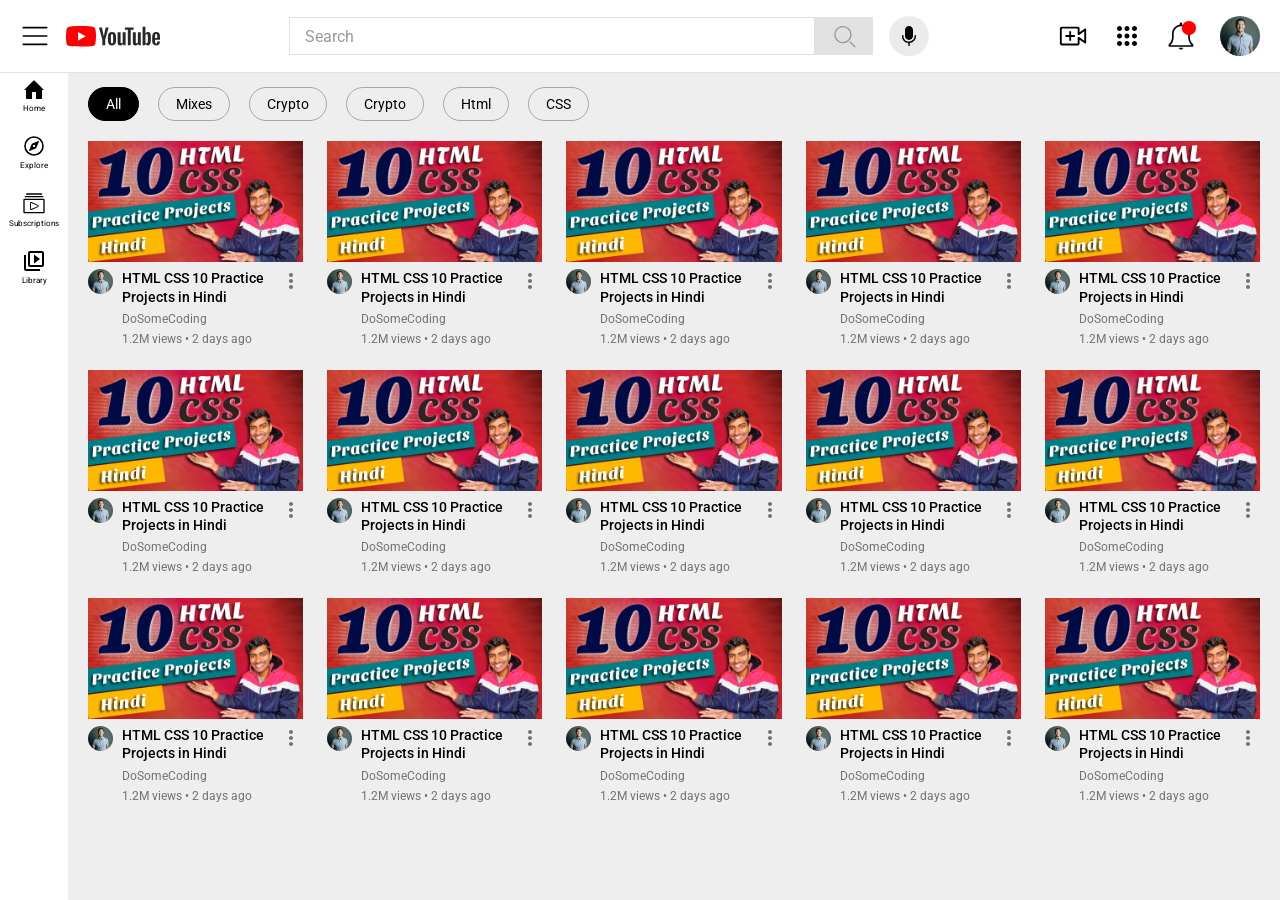
<file: project-8/index.html>
<!DOCTYPE html>
<html lang="en">
  <head>
    <meta charset="UTF-8" />
    <meta name="viewport" content="width=device-width, initial-scale=1.0" />
    <title>YouTube Clone</title>
    <link rel="stylesheet" href="./styles.css" />
  </head>
  <body>
    <header>
      <div class="header-left">
        <img src="./images/menu-icon.svg" alt="Menu" class="menu-icon" />
        <img src="./images/youtube-logo.svg" alt="YouTube" class="logo" />
      </div>

      <div class="header-center">
        <div class="search-container">
          <input type="text" placeholder="Search" />
          <button class="search-btn">
            <img src="./images/search-icon.svg" alt="Search" />
          </button>
        </div>
        <button class="mic-btn">
          <img src="./images/mic-icon.svg" alt="Voice Search" />
        </button>
      </div>

      <div class="header-right">
        <img src="./images/video-add.svg" alt="Create" />
        <img src="./images/apps-grid.svg" alt="Apps" />
        <img src="./images/notification.svg" alt="Notifications" />
        <img src="./images/avatar.png" alt="User" class="avatar" />
      </div>
    </header>

    <aside class="sidebar">
      <div class="sidebar-item">
        <img src="./images/home-icon.svg" alt="Home" />
        <span>Home</span>
      </div>
      <div class="sidebar-item">
        <img src="./images/compass-icon.svg" alt="Explore" />
        <span>Explore</span>
      </div>
      <div class="sidebar-item">
        <img src="./images/video-gallery.svg" alt="Subscriptions" />
        <span>Subscriptions</span>
      </div>
      <div class="sidebar-item">
        <img src="./images/library-icon.svg" alt="Library" />
        <span>Library</span>
      </div>
    </aside>

    <main>
      <div class="categories">
        <button class="category-btn active">All</button>
        <button class="category-btn">Mixes</button>
        <button class="category-btn">Crypto</button>
        <button class="category-btn">Crypto</button>
        <button class="category-btn">Html</button>
        <button class="category-btn">CSS</button>
      </div>

      <div class="video-grid">
        <div class="video-card">
          <div class="thumbnail">
            <img src="./images/thumbnail-bg.png" alt="Video Thumbnail" />
          </div>
          <div class="video-info">
            <img src="./images/avatar.png" alt="Channel" class="channel-avatar" />
            <div class="video-details">
              <h3>HTML CSS 10 Practice Projects in Hindi</h3>
              <p class="channel-name">DoSomeCoding</p>
              <p class="video-meta">1.2M views • 2 days ago</p>
            </div>
            <img src="./images/dots-menu.svg" alt="Menu" class="dots-menu" />
          </div>
        </div>

        <div class="video-card">
          <div class="thumbnail">
            <img src="./images/thumbnail-bg.png" alt="Video Thumbnail" />
          </div>
          <div class="video-info">
            <img src="./images/avatar.png" alt="Channel" class="channel-avatar" />
            <div class="video-details">
              <h3>HTML CSS 10 Practice Projects in Hindi</h3>
              <p class="channel-name">DoSomeCoding</p>
              <p class="video-meta">1.2M views • 2 days ago</p>
            </div>
            <img src="./images/dots-menu.svg" alt="Menu" class="dots-menu" />
          </div>
        </div>

        <div class="video-card">
          <div class="thumbnail">
            <img src="./images/thumbnail-bg.png" alt="Video Thumbnail" />
          </div>
          <div class="video-info">
            <img src="./images/avatar.png" alt="Channel" class="channel-avatar" />
            <div class="video-details">
              <h3>HTML CSS 10 Practice Projects in Hindi</h3>
              <p class="channel-name">DoSomeCoding</p>
              <p class="video-meta">1.2M views • 2 days ago</p>
            </div>
            <img src="./images/dots-menu.svg" alt="Menu" class="dots-menu" />
          </div>
        </div>

        <div class="video-card">
          <div class="thumbnail">
            <img src="./images/thumbnail-bg.png" alt="Video Thumbnail" />
          </div>
          <div class="video-info">
            <img src="./images/avatar.png" alt="Channel" class="channel-avatar" />
            <div class="video-details">
              <h3>HTML CSS 10 Practice Projects in Hindi</h3>
              <p class="channel-name">DoSomeCoding</p>
              <p class="video-meta">1.2M views • 2 days ago</p>
            </div>
            <img src="./images/dots-menu.svg" alt="Menu" class="dots-menu" />
          </div>
        </div>

        <div class="video-card">
          <div class="thumbnail">
            <img src="./images/thumbnail-bg.png" alt="Video Thumbnail" />
          </div>
          <div class="video-info">
            <img src="./images/avatar.png" alt="Channel" class="channel-avatar" />
            <div class="video-details">
              <h3>HTML CSS 10 Practice Projects in Hindi</h3>
              <p class="channel-name">DoSomeCoding</p>
              <p class="video-meta">1.2M views • 2 days ago</p>
            </div>
            <img src="./images/dots-menu.svg" alt="Menu" class="dots-menu" />
          </div>
        </div>

        <div class="video-card">
          <div class="thumbnail">
            <img src="./images/thumbnail-bg.png" alt="Video Thumbnail" />
          </div>
          <div class="video-info">
            <img src="./images/avatar.png" alt="Channel" class="channel-avatar" />
            <div class="video-details">
              <h3>HTML CSS 10 Practice Projects in Hindi</h3>
              <p class="channel-name">DoSomeCoding</p>
              <p class="video-meta">1.2M views • 2 days ago</p>
            </div>
            <img src="./images/dots-menu.svg" alt="Menu" class="dots-menu" />
          </div>
        </div>

        <div class="video-card">
          <div class="thumbnail">
            <img src="./images/thumbnail-bg.png" alt="Video Thumbnail" />
          </div>
          <div class="video-info">
            <img src="./images/avatar.png" alt="Channel" class="channel-avatar" />
            <div class="video-details">
              <h3>HTML CSS 10 Practice Projects in Hindi</h3>
              <p class="channel-name">DoSomeCoding</p>
              <p class="video-meta">1.2M views • 2 days ago</p>
            </div>
            <img src="./images/dots-menu.svg" alt="Menu" class="dots-menu" />
          </div>
        </div>

        <div class="video-card">
          <div class="thumbnail">
            <img src="./images/thumbnail-bg.png" alt="Video Thumbnail" />
          </div>
          <div class="video-info">
            <img src="./images/avatar.png" alt="Channel" class="channel-avatar" />
            <div class="video-details">
              <h3>HTML CSS 10 Practice Projects in Hindi</h3>
              <p class="channel-name">DoSomeCoding</p>
              <p class="video-meta">1.2M views • 2 days ago</p>
            </div>
            <img src="./images/dots-menu.svg" alt="Menu" class="dots-menu" />
          </div>
        </div>

        <div class="video-card">
          <div class="thumbnail">
            <img src="./images/thumbnail-bg.png" alt="Video Thumbnail" />
          </div>
          <div class="video-info">
            <img src="./images/avatar.png" alt="Channel" class="channel-avatar" />
            <div class="video-details">
              <h3>HTML CSS 10 Practice Projects in Hindi</h3>
              <p class="channel-name">DoSomeCoding</p>
              <p class="video-meta">1.2M views • 2 days ago</p>
            </div>
            <img src="./images/dots-menu.svg" alt="Menu" class="dots-menu" />
          </div>
        </div>

        <div class="video-card">
          <div class="thumbnail">
            <img src="./images/thumbnail-bg.png" alt="Video Thumbnail" />
          </div>
          <div class="video-info">
            <img src="./images/avatar.png" alt="Channel" class="channel-avatar" />
            <div class="video-details">
              <h3>HTML CSS 10 Practice Projects in Hindi</h3>
              <p class="channel-name">DoSomeCoding</p>
              <p class="video-meta">1.2M views • 2 days ago</p>
            </div>
            <img src="./images/dots-menu.svg" alt="Menu" class="dots-menu" />
          </div>
        </div>

        <div class="video-card">
          <div class="thumbnail">
            <img src="./images/thumbnail-bg.png" alt="Video Thumbnail" />
          </div>
          <div class="video-info">
            <img src="./images/avatar.png" alt="Channel" class="channel-avatar" />
            <div class="video-details">
              <h3>HTML CSS 10 Practice Projects in Hindi</h3>
              <p class="channel-name">DoSomeCoding</p>
              <p class="video-meta">1.2M views • 2 days ago</p>
            </div>
            <img src="./images/dots-menu.svg" alt="Menu" class="dots-menu" />
          </div>
        </div>

        <div class="video-card">
          <div class="thumbnail">
            <img src="./images/thumbnail-bg.png" alt="Video Thumbnail" />
          </div>
          <div class="video-info">
            <img src="./images/avatar.png" alt="Channel" class="channel-avatar" />
            <div class="video-details">
              <h3>HTML CSS 10 Practice Projects in Hindi</h3>
              <p class="channel-name">DoSomeCoding</p>
              <p class="video-meta">1.2M views • 2 days ago</p>
            </div>
            <img src="./images/dots-menu.svg" alt="Menu" class="dots-menu" />
          </div>
        </div>

        <div class="video-card">
          <div class="thumbnail">
            <img src="./images/thumbnail-bg.png" alt="Video Thumbnail" />
          </div>
          <div class="video-info">
            <img src="./images/avatar.png" alt="Channel" class="channel-avatar" />
            <div class="video-details">
              <h3>HTML CSS 10 Practice Projects in Hindi</h3>
              <p class="channel-name">DoSomeCoding</p>
              <p class="video-meta">1.2M views • 2 days ago</p>
            </div>
            <img src="./images/dots-menu.svg" alt="Menu" class="dots-menu" />
          </div>
        </div>

        <div class="video-card">
          <div class="thumbnail">
            <img src="./images/thumbnail-bg.png" alt="Video Thumbnail" />
          </div>
          <div class="video-info">
            <img src="./images/avatar.png" alt="Channel" class="channel-avatar" />
            <div class="video-details">
              <h3>HTML CSS 10 Practice Projects in Hindi</h3>
              <p class="channel-name">DoSomeCoding</p>
              <p class="video-meta">1.2M views • 2 days ago</p>
            </div>
            <img src="./images/dots-menu.svg" alt="Menu" class="dots-menu" />
          </div>
        </div>

        <div class="video-card">
          <div class="thumbnail">
            <img src="./images/thumbnail-bg.png" alt="Video Thumbnail" />
          </div>
          <div class="video-info">
            <img src="./images/avatar.png" alt="Channel" class="channel-avatar" />
            <div class="video-details">
              <h3>HTML CSS 10 Practice Projects in Hindi</h3>
              <p class="channel-name">DoSomeCoding</p>
              <p class="video-meta">1.2M views • 2 days ago</p>
            </div>
            <img src="./images/dots-menu.svg" alt="Menu" class="dots-menu" />
          </div>
        </div>
      </div>
    </main>
  </body>
</html>
</file>
<file: project-10/styles.css>
@import url("https://fonts.googleapis.com/css2?family=Inter:wght@300;400;600;700&family=Poppins:wght@600;700;800&family=Roboto:wght@400&display=swap");

* {
  box-sizing: border-box;
  margin: 0;
  padding: 0;
}

body {
  font-family: "Inter", sans-serif;
  background-color: #0c0d0f;
  color: #ffffff;
}

/* Header */
header {
  display: flex;
  justify-content: space-between;
  align-items: center;
  max-width: 1056px;
  margin: 0 auto;
  padding-top: 36px;
  .logo {
    font-weight: 800;
    font-size: 36px;
  }

  nav {
    display: flex;
    gap: 24px;
    a {
      font-weight: 600;
      font-size: 24px;
      color: #ffffff;
      text-decoration: none;
      transition: opacity 0.3s;
      &:hover {
        opacity: 0.8;
      }
    }
  }
}

/* Hero Section */
.hero {
  display: flex;
  justify-content: space-between;
  align-items: center;
  max-width: 1000px;
  margin: 0 auto;
  margin-top: 80px;
  gap: 85px;
  img {
    width: 480px;
    height: 578px;
    border-radius: 289px;
    object-fit: cover;
  }

  .hero-content {
    display: flex;
    flex-direction: column;
    gap: 10px;
    h1 {
      font-size: 72px;
      font-weight: 400;
      line-height: 1.21;
    }
    p {
      font-size: 72px;
      font-weight: 400;

      span {
        font-size: 36px;
      }
    }
  }
}

.projects {
  max-width: 903px;
  margin: 0 auto;
  margin-top: 72px;
  h2 {
    font-size: 72px;
    margin-bottom: 64px;
  }
}

.projects-grid {
  display: flex;
  flex-direction: column;
  align-items: flex-end;
  gap: 76px;
}

.project-card {
  display: flex;
  justify-content: center;
  gap: 32px;
  width: 100%;
  img {
    width: 450px;
    height: 280px;
    background-color: #7e7777;
    border-radius: 4px;
    overflow: hidden;
  }
  &.reverse {
    flex-direction: row-reverse;
  }
  .project-info {
    display: flex;
    flex: 1;
    flex-direction: column;
    h3 {
      font-size: 32px;
      font-weight: 400;
    }
    .project-links {
      display: flex;
      gap: 16px;

      a {
        font-weight: 300;
        color: #ffffff;
        text-decoration: none;
        transition: opacity 0.3s;

        &:hover {
          opacity: 0.7;
        }
      }
    }
  }
}

/* Contact Section */
.contact {
  max-width: 1440px;
  margin: 0 auto;
  padding: 80px;
  text-align: center;
  h2 {
    font-size: 72px;
    margin-bottom: 91px;
  }

  .contact-links {
    display: flex;
    flex-direction: column;
    gap: 48px;
    align-items: center;

    .contact-row {
      display: flex;
      gap: 48px;
      align-items: center;
      justify-content: center;
      &:last-child {
        gap: 88px;
      }

      a {
        display: flex;
        align-items: center;
        gap: 8px;
        text-decoration: none;
        color: white;
        span {
          font-weight: 700;
          font-size: 36px;
        }
      }
    }
  }
}
</file>
<file: project-1/styles.css>
@import url("https://fonts.googleapis.com/css2?family=Inter:ital,opsz,wght@0,14..32,100..900;1,14..32,100..900&display=swap");
* {
  box-sizing: border-box;
  margin: 0;
  padding: 0;
  --red: #d2191f;
}

body {
  font-family: "Inter", sans-serif;
  font-optical-sizing: auto;
  background: #fad1d1;
  padding: 80px 0;

  section {
    display: flex;
    flex-direction: column;
    align-items: center;
    max-width: 1186px;
    margin: 0 auto;
    gap: 20px;
    background: #f9e4e4;

    /* borders */
    border: 2px dashed var(--red);
    padding: 24px 48px;

    img:nth-child(1) {
      width: 235px;
      height: 315px;
      border-radius: 70px;
    }
    h1 {
      font-size: 64px;
      color: var(--red);
      text-align: center;
      font-weight: 900;
      -webkit-text-stroke: 2px #fff;
    }

    h2 {
      font-size: 40px;
      text-align: center;
      font-weight: 900;
      color: var(--red);
    }
    p {
      font-size: 32px;
      text-align: center;
      font-weight: 900;
      color: black;
      text-align: justify;
    }
  }
}
</file>
<file: project-2/styles.css>
@import url("https://fonts.googleapis.com/css2?family=Inter:ital,opsz,wght@0,14..32,100..900;1,14..32,100..900&display=swap");
* {
  box-sizing: border-box;
  margin: 0;
  padding: 0;
}

body {
  font-family: "Inter", sans-serif;
  font-optical-sizing: auto;

  main {
    position: relative;
    height: 100vh;
    width: 100%;

    .image_container {
      height: 100%;
      width: 100%;
      overflow: hidden;
      position: absolute;
      img {
        height: 100%;
        width: 100%;
        object-fit: cover;
      }
    }

    .content {
      display: flex;
      height: 100%;
      width: 100%;
      justify-content: center;
      align-items: center;
      .burger {
        position: absolute;
        top: 20%;
        left: 12%;
        right: 0%;
      }
      .tomato-1 {
        position: absolute;
        top: 60%;
        left: 10%;
        right: 0%;
      }
      .tomato-2 {
        position: absolute;
        top: 35%;
        right: 15%;
        transform: rotate(45deg);
      }
      .pizza {
        position: absolute;
        top: 45%;
        right: 10%;
      }
      .momo {
        position: absolute;
        top: 6%;
        right: 15%;
      }
      .leaf {
        position: absolute;
        top: 12%;
        left: 28%;
        right: 0%;
      }

      .text-content {
        display: flex;
        flex-direction: column;
        text-align: center;
        margin-bottom: 60px;

        h1 {
          font-size: 64px;
          line-height: 60px;
          margin-bottom: 40px;
          color: #ca0306;
        }
        p {
          font-size: 24px;
          max-width: 450px;
          font-weight: bold;
          text-align: center;
          margin: 0 auto;
        }
      }

      .info-section {
        margin-top: 120px;
        display: flex;
        justify-content: center;
        align-items: center;
        gap: 16px;
        background: rgba(255, 255, 255, 0.95);
        padding: 15px;
        border-radius: 15px;
        box-shadow: 0 8px 32px rgba(0, 0, 0, 0.1);
        backdrop-filter: blur(10px);
        border: 1px solid rgba(255, 255, 255, 0.2);

        .info-item {
          display: flex;
          align-items: center;
          gap: 12px;

          .info-icon {
            width: 50px;
            height: 50px;
            object-fit: contain;
          }

          .info-text {
            display: flex;
            flex-direction: column;
            text-align: left;

            .info-number {
              font-size: 24px;
              font-weight: bold;
              color: #ca0306;
            }

            .info-label {
              font-size: 16px;
              color: black;
              font-weight: 500;
            }
          }
        }
      }
    }
  }
}
/* Laptop */
@media (max-width: 1024px) {
  .text-content h1 {
    font-size: 48px;
    line-height: 52px;
  }

  .text-content p {
    font-size: 20px;
  }
}

/* Tablet */
@media (max-width: 768px) {
  .burger, .tomato-1, .tomato-2,
  .pizza, .momo, .leaf {
    display: none;
  }

  .text-content h1 {
    font-size: 36px;
    line-height: 42px;
    margin-bottom: 20px;
  }

  .text-content p {
    font-size: 16px;
  }

  .info-section {
    flex-direction: column;
    margin-top: 40px;
    gap: 10px;
    padding: 10px;
  }
}

/* Mobile */
@media (max-width: 480px) {
  .text-content h1 {
    font-size: 28px;
    line-height: 34px;
  }

  .text-content p {
    font-size: 14px;
  }

  .info-section {
    margin-top: 20px;
    padding: 8px;
  }

  .info-item .info-number {
    font-size: 18px;
  }

  .info-item .info-label {
    font-size: 13px;
  }
}
</file>
<file: project-3/styles.css>
@import url("https://fonts.googleapis.com/css2?family=Inter:ital,opsz,wght@0,14..32,100..900;1,14..32,100..900&display=swap");
* {
  box-sizing: border-box;
  margin: 0;
  padding: 0;
}

body {
  font-family: "Inter", sans-serif;
  font-optical-sizing: auto;
}

main {
  padding-top: 40px;
  display: flex;
  gap: 16px;
  max-width: 1174px;
  margin: 0 auto;

  .images_section {
    display: flex;
    gap: 16px;

    aside {
      display: flex;
      flex-direction: column;
      gap: 16px;
    }
  }

  .content {
    display: flex;
    flex-direction: column;

    .green-text {
      color: #29aa04;
      font-weight: 600;
      font-size: 24px;
    }

    .content_header {
      display: flex;
      flex-direction: column;
      gap: 4px;
    }
    h1 {
      font-size: 36px;
      font-weight: 600;
    }

    h4 {
      font-size: 20px;
      color: rgba(0, 0, 0, 0.5);
      font-weight: 600;
    }

    .price_section {
      display: flex;
      flex-direction: column;
      gap: 8px;
      margin-top: 8px;
      margin-bottom: 8px;
    }

    h2 {
      font-size: 24px;
      font-weight: 600;
    }
    p {
      font-size: 16px;
      font-weight: 600;
      color: rgba(0, 0, 0, 0.5);
    }

    .size_section {
      display: flex;
      flex-direction: column;

      .size_header {
        margin-top: 48px;
        margin-bottom: 24px;
        display: flex;
        justify-content: space-between;
        align-items: center;
      }

      .sizes {
        display: grid;
        grid-template-columns: repeat(2, 1fr);
        gap: 8px;
        margin-bottom: 40px;
        .size {
          border: 1px solid rgba(0, 0, 0);
          padding: 12px 16px;
          text-align: center;
          font-weight: 600;
          font-size: 20px;
          cursor: pointer;
        }
      }
    }

    .button_container {
      display: flex;
      flex-direction: column;
      gap: 8px;

      button {
        padding: 20px;
        border: none;
        border-radius: 50px;
        font-size: 20px;
        font-weight: 600;
        &:hover {
          opacity: 0.8;
        }
      }
      button:first-child {
        background-color: #000;
        color: #fff;
        cursor: pointer;
      }
      button:last-child {
        background-color: #fff;
        color: #000;
        border: 1px solid rgba(0, 0, 0);
        cursor: pointer;
      }
    }
  }
}
</file>
<file: project-4/styles.css>
@import url("https://fonts.googleapis.com/css2?family=Inter:ital,opsz,wght@0,14..32,100..900;1,14..32,100..900&display=swap");

* {
  box-sizing: border-box;
  margin: 0;
  padding: 0;
}

body {
  font-family: "Inter", sans-serif;
  font-optical-sizing: auto;
  background-color: #f7f3f3;
}

main {
  display: flex;
  gap: 24px;
  padding: 20px;
  max-width: 1512px;
  height: 100vh;
  margin: 0 auto;

  .sidebar {
    width: 300px;
    background-color: #ffffff;
    border-radius: 20px;
    padding: 16px;
    display: flex;
    flex-direction: column;
    position: relative;

    .sidebar-top {
      display: flex;
      justify-content: space-between;

      .new-chat-btn {
        display: flex;
        align-items: center;
        justify-content: center;
        gap: 8px;
        background-color: #a300e4;
        color: #ffffff;
        border: none;
        border-radius: 3px;
        padding: 4px 8px;
        font-size: 12px;
        cursor: pointer;
        width: fit-content;
        margin-bottom: 4px;
        img {
          width: 16px;
          height: 16px;
        }
      }

      .search-icon {
        width: 24px;
        height: 24px;
        cursor: pointer;
      }
    }

    h1 {
      font-size: 24px;
      font-weight: 400;
      margin-bottom: 4px;
    }

    hr {
      border: none;
      border-top: 1px solid rgba(0, 0, 0, 0.3);
      margin-bottom: 16px;
    }
    .chat-history {
      display: flex;
      flex-direction: column;
      overflow-y: auto;
      margin-top: 8px;
      .chat-item {
        display: flex;
        align-items: center;
        gap: 8px;
        padding: 8px 12px;
        cursor: pointer;
        transition: background-color 0.2s;

        &:hover {
          background-color: rgba(0, 0, 0, 0.05);
        }

        img {
          width: 24px;
          height: 24px;
        }

        span {
          font-size: 12px;
          font-weight: 400;
          color: #000000;
        }
      }
    }
  }

  .chat-container {
    flex: 1;
    display: flex;
    flex-direction: column;
    justify-content: space-between;
    position: relative;

    .messages {
      flex: 1;
      overflow-y: auto;
      padding: 20px 120px;

      p {
        font-size: 20px;
        font-weight: 500;
        color: #000000;
      }

      .user-message {
        display: flex;
        align-items: center;
        gap: 16px;

        img {
          width: 40px;
          height: 40px;
          border-radius: 50%;
          object-fit: cover;
        }
      }

      .ai-message {
        margin-left: 56px;
        p {
          font-size: 16px;
          font-weight: 700;
          color: #000000;
          margin-bottom: 10px;
        }

        ol {
          margin-left: 20px;
          font-size: 16px;
          font-weight: 400;
          line-height: 1.5;
          color: #000000;
        }
      }
    }
  }

  .input-container {
    position: relative;
    display: flex;
    align-items: start;
    background-color: #ffffff;
    border-radius: 32px;
    padding: 0;
    min-height: 190px;
    box-shadow: 0px 0px 4px 0px rgba(0, 0, 0, 0.25);

    input {
      flex: 1;
      border: none;
      outline: none;
      padding: 32px 40px;
      font-size: 20px;
      background: transparent;

      &::placeholder {
        color: #000000;
      }
    }

    button {
      position: absolute;
      bottom: 20px;
      right: 20px;
      height: 50px;
      width: 50px;
      background-color: #ff0000;
      border: none;
      border-radius: 32px;
      cursor: pointer;
      display: flex;
      align-items: center;
      justify-content: center;

      img {
        width: 24px;
        height: 24px;
      }

      &:hover {
        opacity: 0.9;
      }
    }
  }
}
</file>
<file: project-5/styles.css>
@import url("https://fonts.googleapis.com/css2?family=Inter:ital,opsz,wght@0,14..32,100..900;1,14..32,100..900&display=swap");

* {
  box-sizing: border-box;
  margin: 0;
  padding: 0;
}

body {
  font-family: "Inter", sans-serif;
  font-optical-sizing: auto;
  background-color: #ffffff;
}

main {
  display: flex;
  gap: 120px;
  padding: 48px 0;
  max-width: 992px;
  margin: 0 auto;

  .contact-form {
    max-width: 480px;
    width: 100%;

    .form-header {
      padding: 16px;
      margin-bottom: 12px;

      h1 {
        font-size: 32px;
        color: #121417;
        margin-bottom: 12px;
      }

      p {
        font-size: 14px;
        color: #61758a;
        max-width: 447px;
      }
    }

    form {
      .form-field {
        padding: 12px 16px;

        label {
          display: block;
          font-size: 16px;
          font-weight: 500;
          color: #121417;
          margin-bottom: 8px;
        }

        input,
        textarea {
          width: 100%;
          padding: 15px;
          font-size: 16px;
          font-weight: 400;
          line-height: 1.5em;
          color: #61758a;
          background-color: #ffffff;
          border: 1px solid #dbe0e5;
          border-radius: 8px;
          outline: none;
          font-family: "Inter", sans-serif;

          &::placeholder {
            color: #61758a;
          }

          &:focus {
            border-color: #1273d4;
          }
        }

        textarea {
          min-height: 120px;
          resize: vertical;
        }
      }

      .form-submit {
        padding: 12px 16px;

        button {
          padding: 0 16px;
          height: 40px;
          background-color: #1273d4;
          color: #ffffff;
          font-size: 14px;
          font-weight: 700;
          line-height: 1.5em;
          border: none;
          border-radius: 8px;
          cursor: pointer;
          transition: opacity 0.2s;

          &:hover {
            opacity: 0.9;
          }
        }
      }
    }
  }

  .contact-info {
    max-width: 392px;
    width: 100%;
    display: flex;
    flex-direction: column;
    gap: 32px;

    .info-content {
      .info-section {
        padding: 0px 0px 16px;

        h2 {
          font-size: 22px;
          font-weight: 700;
          line-height: 1.2727272727272727em;
          color: #121417;
        }
      }

      .info-item {
        padding: 4px 16px 12px;

        p {
          font-size: 16px;
          font-weight: 400;
          line-height: 1.5em;
          color: #121417;
        }
      }
    }

    .map-container {
      width: 392px;
      height: 246px;
      border-radius: 8px;
      overflow: hidden;

      img {
        width: 100%;
        height: 100%;
        object-fit: cover;
      }
    }
  }
}
</file>
<file: project-6/styles.css>
@import url("https://fonts.googleapis.com/css2?family=Inter:ital,opsz,wght@0,14..32,100..900;1,14..32,100..900&display=swap");

* {
  box-sizing: border-box;
  margin: 0;
  padding: 0;
}

body {
  font-family: "Inter", sans-serif;
  font-optical-sizing: auto;
  background-color: #ffffff;
  color: #000000;
  display: flex;
  flex-direction: column;
  align-items: center;
}

nav {
  display: flex;
  justify-content: space-between;
  align-items: center;
  padding: 36px 0;
  max-width: 1000px;
  width: 100%;

  .brand {
    font-size: 20px;
    font-weight: 700;
    color: #000000;
  }

  .nav-links {
    display: flex;
    align-items: center;
    gap: 30px;

    a {
      font-size: 16px;
      font-weight: 400;
      line-height: 1.2102272510528564em;
      color: #000000;
      text-decoration: none;
      transition: opacity 0.2s;

      &:hover {
        opacity: 0.7;
      }
    }

    .social-icons {
      display: flex;
      gap: 31px;

      img {
        width: 24px;
        height: 24px;
        cursor: pointer;
        transition: opacity 0.2s;

        &:hover {
          opacity: 0.7;
        }
      }
    }
  }
}

.hero {
  display: flex;
  gap: 98px;
  max-width: 976px;
  width: 100%;
  margin-bottom: 30px;

  .hero-text {
    width: 348px;
    display: flex;
    flex-direction: column;
    align-items: center;

    h1 {
      font-size: 60px;
      font-weight: 700;
      line-height: 1.2102272033691406em;
      color: #000000;
      width: 100%;
    }

    p {
      font-size: 24px;
      font-weight: 400;
      line-height: 1.2102272510528564em;
      color: #4a5568;
      padding: 10px;
      text-align: center;
      width: 100%;
    }
  }

  img {
    width: 530px;
    height: 357px;
    border-radius: 65px;
    object-fit: cover;
  }
}

.blog-cards {
  display: flex;
  gap: 33px;
  max-width: 969px;
  width: 100%;
  margin-bottom: 30px;

  .card {
    width: 300px;
    height: 382px;
    background-color: #ffffff;
    border-radius: 5px;
    box-shadow: 0px 4px 4px 0px rgba(192, 189, 189, 0.25);
    position: relative;

    img {
      width: 100%;
      height: 179px;
      object-fit: cover;
      border-radius: 5px 5px 0 0;
    }

    h2 {
      font-size: 20px;
      font-weight: 700;
      line-height: 1.2102272033691406em;
      color: #2d3748;
      padding: 18px 16px 0;
    }

    p {
      font-size: 14px;
      font-weight: 400;
      line-height: 1.2102272851126534em;
      color: #718096;
      padding: 15px 17px;
    }

    .card-footer {
      position: absolute;
      bottom: 18px;
      left: 16px;
      right: 16px;
      display: flex;
      justify-content: space-between;
      align-items: center;

      .date {
        font-size: 12px;
        font-weight: 400;
        line-height: 1.2102272510528564em;
        color: #718096;
      }

      .read-more {
        font-size: 12px;
        font-weight: 700;
        line-height: 1.2102272510528564em;
        color: #2d3748;
        cursor: pointer;
        transition: opacity 0.2s;

        &:hover {
          opacity: 0.7;
        }
      }
    }
  }
}
</file>
<file: project-7/styles.css>
@import url("https://fonts.googleapis.com/css2?family=Inter:ital,opsz,wght@0,14..32,100..900;1,14..32,100..900&family=Roboto:wght@100;300;400;500;700;900&display=swap");

* {
  box-sizing: border-box;
  margin: 0;
  padding: 0;
}

body {
  font-family: "Inter", sans-serif;
  font-optical-sizing: auto;
  background-color: #0c0d0f;
  color: #ffffff;
}

main {
  .hero {
    width: 100%;

    .hero-bg {
      width: 100%;
      object-fit: cover;
    }

    .hero-content {
      h1 {
        font-size: 72px;
        font-weight: 400;
        color: #ffffff;
        text-align: center;
      }
    }
  }

  .container {
    max-width: 903px;

    margin: 0 auto;

    .service-container {
      display: flex;
      position: relative;
      flex-direction: column;
      gap: 20px;
      .service {
        display: flex;
        align-items: center;
        gap: 32px;

        .service-img {
          max-width: 450px;
          /* height: 280px; */
          object-fit: cover;
        }

        .service-text {
          max-width: 420px;
          display: flex;
          flex-direction: column;
          gap: 16px;

          h2 {
            font-size: 32px;
            font-weight: 400;
            color: #ffffff;
          }

          .service-description {
            display: flex;
            flex-direction: column;
            gap: 17px;

            p {
              font-size: 16px;
              font-weight: 300;
              color: #ffffff;
            }
          }
        }
      }
      .arrow {
        position: relative;
        top: 0%;
        left: 25%;
        width: 10px;
        z-index: 1;

        object-fit: contain;
      }
      .arrow.reverse {
        top: 0%;
        left: 75%;
      }
    }

    .contact {
      margin-top: 140px;
      margin-bottom: 140px;
      display: flex;
      flex-direction: column;
      gap: 20px;

      h2 {
        font-size: 40px;
        font-weight: 400;
        color: #ffffff;
      }

      .contact-container {
        display: flex;
        gap: 19px;

        form {
          width: 480px;

          .form-field {
            padding: 12px 16px;

            input,
            textarea {
              width: 100%;
              padding: 15px;
              font-size: 16px;
              font-weight: 400;
              color: #61758a;
              background-color: #ffffff;
              border: 1px solid #dbe0e5;
              border-radius: 8px;
              outline: none;
              font-family: "Inter", sans-serif;

              &::placeholder {
                color: #61758a;
              }

              &:focus {
                border-color: #1273d4;
              }
            }

            textarea {
              min-height: 120px;
              resize: vertical;
            }
          }

          .form-submit {
            padding: 12px 16px;

            button {
              padding: 0 16px;
              height: 40px;
              background-color: #1273d4;
              color: #ffffff;
              font-size: 14px;
              font-weight: 700;
              line-height: 1.5em;
              border: none;
              border-radius: 8px;
              cursor: pointer;
              transition: opacity 0.2s;

              &:hover {
                opacity: 0.9;
              }
            }
          }
        }

        img {
          width: 404px;
          height: 374px;
          object-fit: cover;
          border-radius: 48px;
        }
      }
    }
  }
}
</file>
<file: project-8/styles.css>
@import url("https://fonts.googleapis.com/css2?family=Roboto:wght@300;400;500;700&display=swap");

* {
  box-sizing: border-box;
  margin: 0;
  padding: 0;
}

body {
  font-family: "Roboto", sans-serif;
  background-color: #eeeeee;
}

header {
  background-color: #ffffff;
  display: flex;
  justify-content: space-between;
  align-items: center;
  padding: 16px 20px;
  border-bottom: 1px solid #e2e2e2;
  position: fixed;
  top: 0;
  left: 0;
  right: 0;
  z-index: 100;

  .header-left {
    display: flex;
    align-items: center;
    gap: 16px;

    .menu-icon {
      width: 30px;
      height: 30px;
      cursor: pointer;
    }

    .logo {
      width: 94px;
      height: 21px;
      cursor: pointer;
    }
  }

  .header-center {
    display: flex;
    align-items: center;
    gap: 16px;
    flex: 1;
    max-width: 640px;
    margin: 0 40px;

    .search-container {
      display: flex;
      flex: 1;

      input {
        width: 100%;
        height: 38px;
        padding: 0 15px;
        border: 1px solid #e1e1e1;
        border-radius: 0;
        outline: none;
        font-size: 16px;
        font-family: "Roboto", sans-serif;

        &::placeholder {
          color: #9a9a9a;
        }
      }

      .search-btn {
        width: 65px;
        height: 38px;
        background-color: #e1e1e1;
        border: none;
        cursor: pointer;
        display: flex;
        align-items: center;
        justify-content: center;

        img {
          width: 24px;
          height: 24px;
        }
      }
    }

    .mic-btn {
      width: 40px;
      height: 40px;
      background-color: #ebebeb;
      border: none;
      border-radius: 50%;
      cursor: pointer;
      display: flex;
      align-items: center;
      justify-content: center;

      img {
        width: 24px;
        height: 24px;
      }
    }
  }

  .header-right {
    display: flex;
    align-items: center;
    gap: 24px;

    img {
      cursor: pointer;
    }

    img:not(.avatar) {
      width: 30px;
      height: 30px;
    }

    .avatar {
      width: 40px;
      height: 40px;
      border-radius: 50%;
      object-fit: cover;
    }
  }
}

.sidebar {
  position: fixed;
  left: 0;
  top: 67px;
  width: 68px;
  background-color: #ffffff;
  display: flex;
  flex-direction: column;
  align-items: center;
  gap: 21px;
  padding: 10px 0;
  height: calc(100vh - 67px);

  .sidebar-item {
    display: flex;
    flex-direction: column;
    align-items: center;
    gap: 3px;
    cursor: pointer;

    img {
      width: 24px;
      height: 24px;
    }

    span {
      font-size: 8px;
      font-weight: 400;
      line-height: 1.171875em;
      color: #000000;
    }
  }
}

main {
  margin-left: 68px;
  margin-top: 67px;
  padding: 20px;

  .categories {
    display: flex;
    gap: 19px;
    margin-bottom: 20px;

    .category-btn {
      padding: 8px 17px;
      border: 1px solid #a7a7a7;
      background-color: #eeeeee;
      border-radius: 36px;
      font-size: 14px;
      font-weight: 400;
      line-height: 1.171875em;
      color: #000000;
      font-family: "Roboto", sans-serif;
      cursor: pointer;
      transition: all 0.2s;

      &:hover {
        background-color: #e0e0e0;
      }

      &.active {
        background-color: #000000;
        color: #ffffff;
        border-color: #000000;
      }
    }
  }

  .video-grid {
    display: grid;
    grid-template-columns: repeat(5, 1fr);
    gap: 24px 24px;

    .video-card {
      display: flex;
      flex-direction: column;
      gap: 7px;

      .thumbnail {
        width: 100%;
        aspect-ratio: 16/9;
        overflow: hidden;

        img {
          width: 100%;
          height: 100%;
          object-fit: cover;
        }
      }

      .video-info {
        display: flex;
        gap: 9px;

        .channel-avatar {
          width: 25px;
          height: 25px;
          border-radius: 50%;
          object-fit: cover;
          flex-shrink: 0;
        }

        .video-details {
          flex: 1;
          display: flex;
          flex-direction: column;
          gap: 6px;

          h3 {
            font-size: 14px;
            font-weight: 500;
            line-height: 1.3em;
            color: #000000;
            overflow: hidden;
            text-overflow: ellipsis;
            display: -webkit-box;
            -webkit-box-orient: vertical;
          }

          .channel-name {
            font-size: 12px;
            font-weight: 400;
            color: #737171;
          }

          .video-meta {
            font-size: 12px;
            font-weight: 400;
            color: #737171;
          }
        }

        .dots-menu {
          width: 24px;
          height: 24px;
          cursor: pointer;
          flex-shrink: 0;
        }
      }
    }
  }
}
</file>
